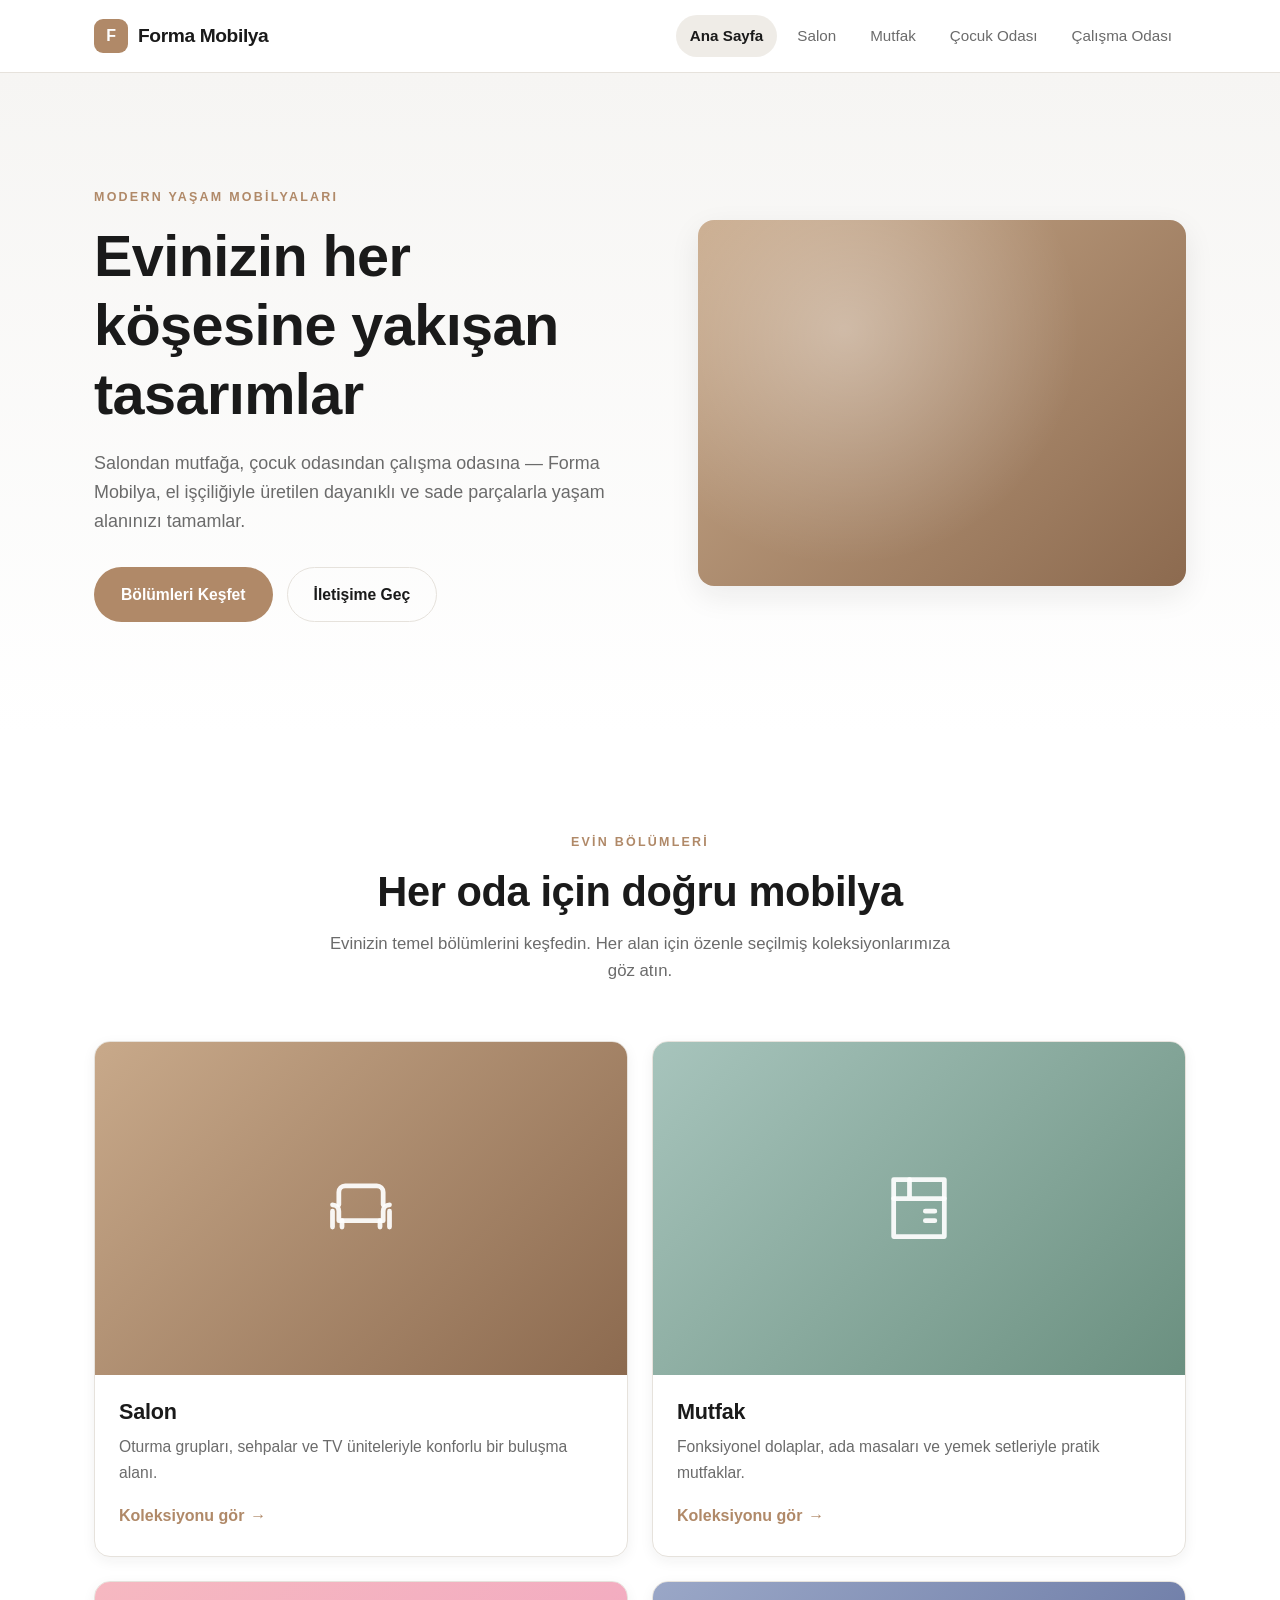
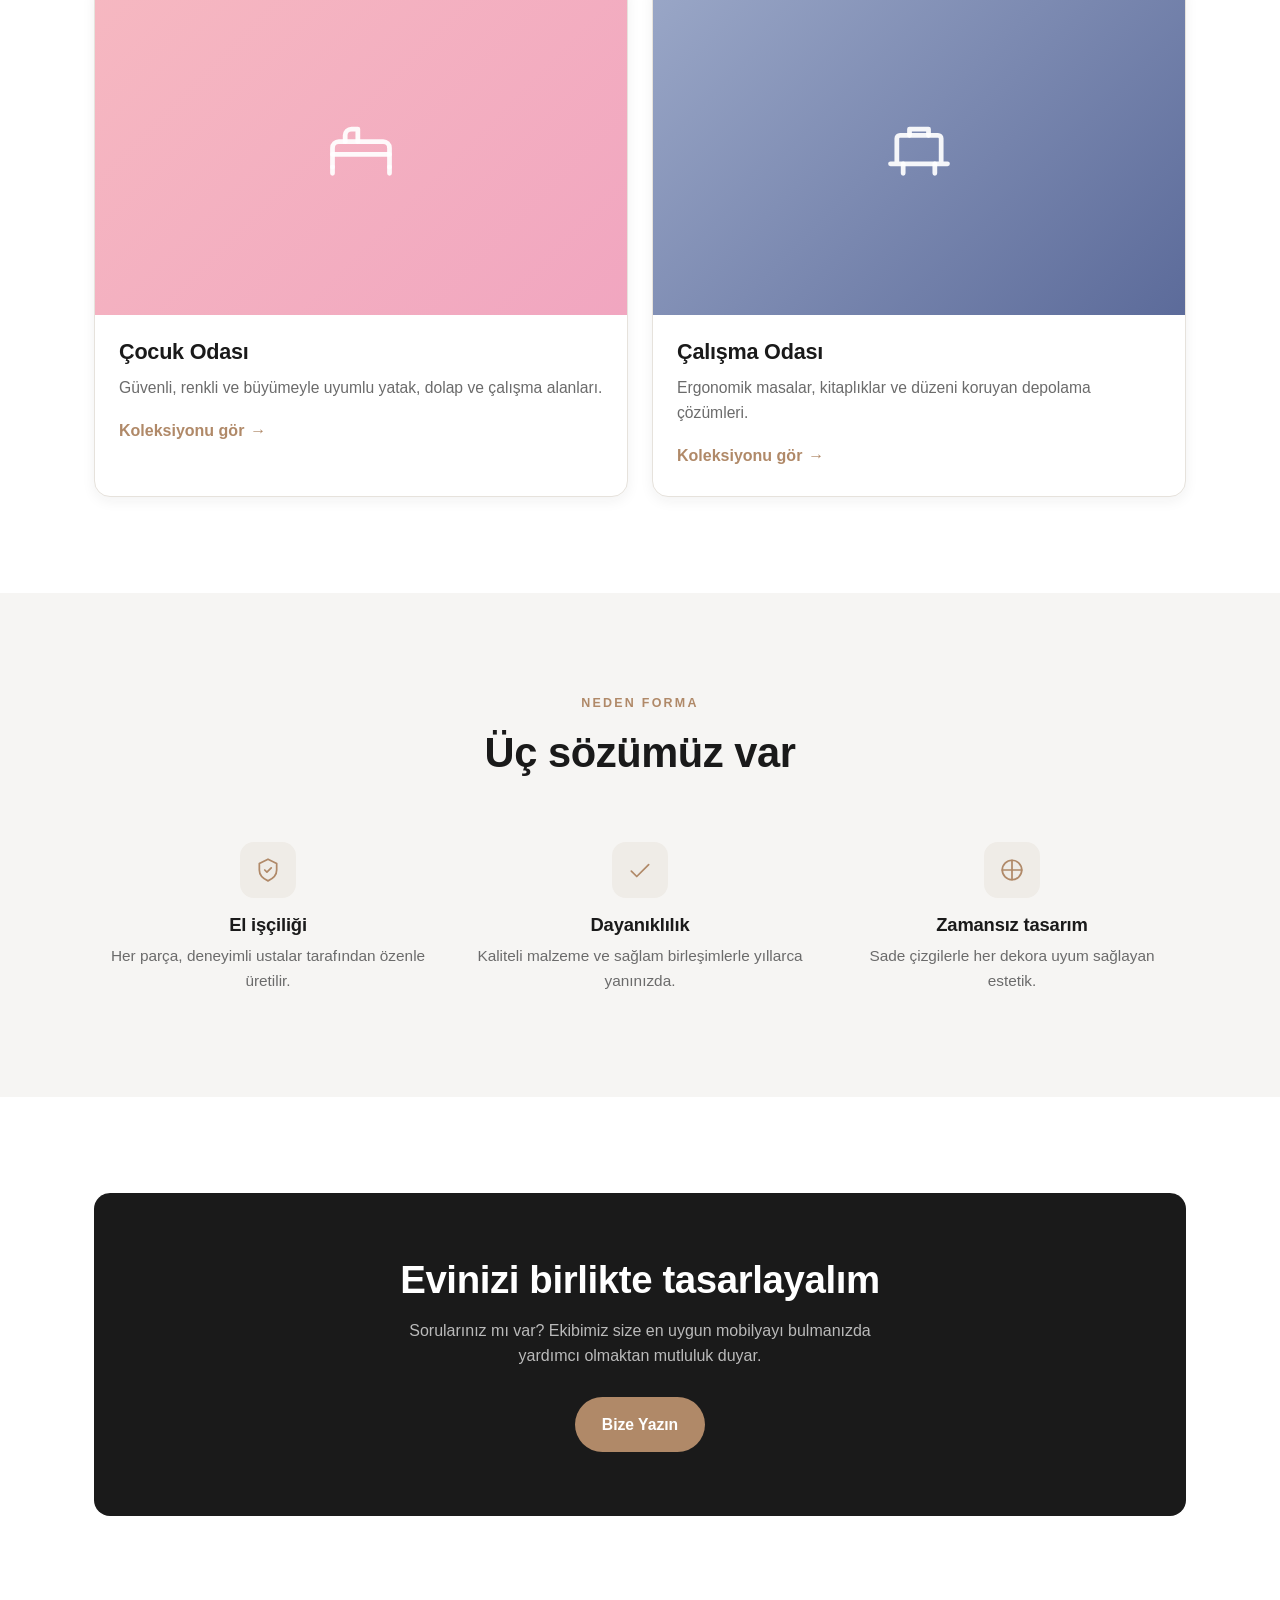
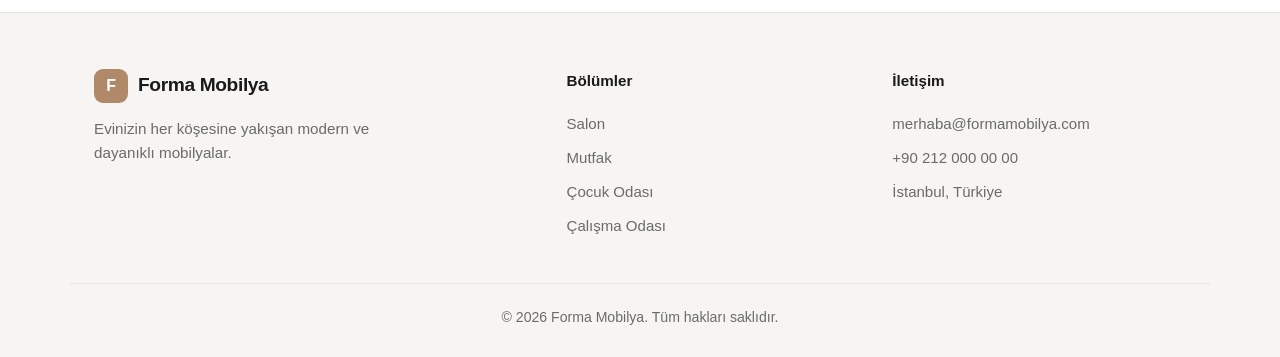
<file: index.html>
<!DOCTYPE html>
<html lang="tr">
  <head>
    <meta charset="UTF-8" />
    <meta name="viewport" content="width=device-width, initial-scale=1.0" />
    <title>Forma Mobilya — Evinizin Her Köşesine Tasarım</title>
    <meta
      name="description"
      content="Forma Mobilya; salon, mutfak, çocuk odası ve çalışma odası için modern, el işçiliğiyle üretilmiş mobilyalar sunar."
    />
    <link rel="stylesheet" href="css/style.css" />
  </head>
  <body>
    <!-- Header -->
    <header class="site-header">
      <div class="container nav">
        <a href="index.html" class="brand">
          <span class="brand-mark">F</span>
          Forma Mobilya
        </a>
        <button class="nav-toggle" aria-label="Menü" aria-expanded="false">
          <span></span><span></span><span></span>
        </button>
        <nav class="nav-links">
          <a href="index.html">Ana Sayfa</a>
          <a href="salon.html">Salon</a>
          <a href="mutfak.html">Mutfak</a>
          <a href="cocuk-odasi.html">Çocuk Odası</a>
          <a href="calisma-odasi.html">Çalışma Odası</a>
        </nav>
      </div>
    </header>

    <!-- Hero -->
    <section class="hero">
      <div class="container hero-grid">
        <div class="reveal">
          <span class="eyebrow">Modern yaşam mobilyaları</span>
          <h1>Evinizin her köşesine yakışan tasarımlar</h1>
          <p>
            Salondan mutfağa, çocuk odasından çalışma odasına — Forma Mobilya,
            el işçiliğiyle üretilen dayanıklı ve sade parçalarla yaşam alanınızı
            tamamlar.
          </p>
          <div class="hero-actions">
            <a href="#bolumler" class="btn btn--primary">Bölümleri Keşfet</a>
            <a href="#iletisim" class="btn btn--ghost">İletişime Geç</a>
          </div>
        </div>
        <div class="hero-visual reveal" aria-hidden="true"></div>
      </div>
    </section>

    <!-- Bölümler -->
    <section class="section" id="bolumler">
      <div class="container">
        <div class="section-head reveal">
          <span class="eyebrow">Evin bölümleri</span>
          <h2>Her oda için doğru mobilya</h2>
          <p>
            Evinizin temel bölümlerini keşfedin. Her alan için özenle seçilmiş
            koleksiyonlarımıza göz atın.
          </p>
        </div>

        <div class="rooms-grid">
          <!-- Salon -->
          <a href="salon.html" class="room-card reveal">
            <div class="room-card-visual bg-salon">
              <svg viewBox="0 0 24 24" fill="none" stroke="currentColor" stroke-width="1.5" stroke-linecap="round" stroke-linejoin="round"><path d="M5 11V7a2 2 0 0 1 2-2h10a2 2 0 0 1 2 2v4"/><path d="M3 11a2 2 0 0 1 2 2v3h14v-3a2 2 0 0 1 2-2"/><path d="M3 13v5M21 13v5M6 16v2M18 16v2"/></svg>
            </div>
            <div class="room-card-body">
              <h3>Salon</h3>
              <p>Oturma grupları, sehpalar ve TV üniteleriyle konforlu bir buluşma alanı.</p>
              <span class="room-card-link">Koleksiyonu gör <span>→</span></span>
            </div>
          </a>

          <!-- Mutfak -->
          <a href="mutfak.html" class="room-card reveal">
            <div class="room-card-visual bg-mutfak">
              <svg viewBox="0 0 24 24" fill="none" stroke="currentColor" stroke-width="1.5" stroke-linecap="round" stroke-linejoin="round"><path d="M4 3h16v18H4z"/><path d="M4 9h16M9 3v6"/><path d="M14 13h3M14 16h3"/></svg>
            </div>
            <div class="room-card-body">
              <h3>Mutfak</h3>
              <p>Fonksiyonel dolaplar, ada masaları ve yemek setleriyle pratik mutfaklar.</p>
              <span class="room-card-link">Koleksiyonu gör <span>→</span></span>
            </div>
          </a>

          <!-- Çocuk Odası -->
          <a href="cocuk-odasi.html" class="room-card reveal">
            <div class="room-card-visual bg-cocuk">
              <svg viewBox="0 0 24 24" fill="none" stroke="currentColor" stroke-width="1.5" stroke-linecap="round" stroke-linejoin="round"><path d="M3 18v-6a2 2 0 0 1 2-2h14a2 2 0 0 1 2 2v6"/><path d="M3 14h18M3 18v2M21 18v2"/><path d="M7 10V8a2 2 0 0 1 2-2h2v4"/></svg>
            </div>
            <div class="room-card-body">
              <h3>Çocuk Odası</h3>
              <p>Güvenli, renkli ve büyümeyle uyumlu yatak, dolap ve çalışma alanları.</p>
              <span class="room-card-link">Koleksiyonu gör <span>→</span></span>
            </div>
          </a>

          <!-- Çalışma Odası -->
          <a href="calisma-odasi.html" class="room-card reveal">
            <div class="room-card-visual bg-calisma">
              <svg viewBox="0 0 24 24" fill="none" stroke="currentColor" stroke-width="1.5" stroke-linecap="round" stroke-linejoin="round"><path d="M3 17h18M5 17V9a1 1 0 0 1 1-1h12a1 1 0 0 1 1 1v8"/><path d="M9 8V6h6v2M7 17v3M17 17v3"/></svg>
            </div>
            <div class="room-card-body">
              <h3>Çalışma Odası</h3>
              <p>Ergonomik masalar, kitaplıklar ve düzeni koruyan depolama çözümleri.</p>
              <span class="room-card-link">Koleksiyonu gör <span>→</span></span>
            </div>
          </a>
        </div>
      </div>
    </section>

    <!-- Değerler -->
    <section class="section section--surface">
      <div class="container">
        <div class="section-head reveal">
          <span class="eyebrow">Neden Forma</span>
          <h2>Üç sözümüz var</h2>
        </div>
        <div class="values-grid">
          <div class="value reveal">
            <div class="value-icon">
              <svg width="26" height="26" viewBox="0 0 24 24" fill="none" stroke="currentColor" stroke-width="1.6" stroke-linecap="round" stroke-linejoin="round"><path d="M12 2 4 6v6c0 5 3.5 8 8 10 4.5-2 8-5 8-10V6l-8-4Z"/><path d="m9 12 2 2 4-4"/></svg>
            </div>
            <h3>El işçiliği</h3>
            <p>Her parça, deneyimli ustalar tarafından özenle üretilir.</p>
          </div>
          <div class="value reveal">
            <div class="value-icon">
              <svg width="26" height="26" viewBox="0 0 24 24" fill="none" stroke="currentColor" stroke-width="1.6" stroke-linecap="round" stroke-linejoin="round"><path d="M20 7 9 18l-5-5"/></svg>
            </div>
            <h3>Dayanıklılık</h3>
            <p>Kaliteli malzeme ve sağlam birleşimlerle yıllarca yanınızda.</p>
          </div>
          <div class="value reveal">
            <div class="value-icon">
              <svg width="26" height="26" viewBox="0 0 24 24" fill="none" stroke="currentColor" stroke-width="1.6" stroke-linecap="round" stroke-linejoin="round"><path d="M12 3v18M3 12h18"/><circle cx="12" cy="12" r="9"/></svg>
            </div>
            <h3>Zamansız tasarım</h3>
            <p>Sade çizgilerle her dekora uyum sağlayan estetik.</p>
          </div>
        </div>
      </div>
    </section>

    <!-- CTA / İletişim -->
    <section class="section" id="iletisim">
      <div class="container">
        <div class="cta-band reveal">
          <h2>Evinizi birlikte tasarlayalım</h2>
          <p>
            Sorularınız mı var? Ekibimiz size en uygun mobilyayı bulmanızda
            yardımcı olmaktan mutluluk duyar.
          </p>
          <a href="mailto:merhaba@formamobilya.com" class="btn btn--primary">Bize Yazın</a>
        </div>
      </div>
    </section>

    <!-- Footer -->
    <footer class="site-footer">
      <div class="container footer-grid">
        <div class="footer-brand">
          <a href="index.html" class="brand">
            <span class="brand-mark">F</span>
            Forma Mobilya
          </a>
          <p>Evinizin her köşesine yakışan modern ve dayanıklı mobilyalar.</p>
        </div>
        <div class="footer-col">
          <h4>Bölümler</h4>
          <a href="salon.html">Salon</a>
          <a href="mutfak.html">Mutfak</a>
          <a href="cocuk-odasi.html">Çocuk Odası</a>
          <a href="calisma-odasi.html">Çalışma Odası</a>
        </div>
        <div class="footer-col">
          <h4>İletişim</h4>
          <a href="mailto:merhaba@formamobilya.com">merhaba@formamobilya.com</a>
          <a href="tel:+902120000000">+90 212 000 00 00</a>
          <a href="#">İstanbul, Türkiye</a>
        </div>
      </div>
      <div class="footer-bottom container">
        © <span data-year>2026</span> Forma Mobilya. Tüm hakları saklıdır.
      </div>
    </footer>

    <script src="js/main.js"></script>
  </body>
</html>
</file>
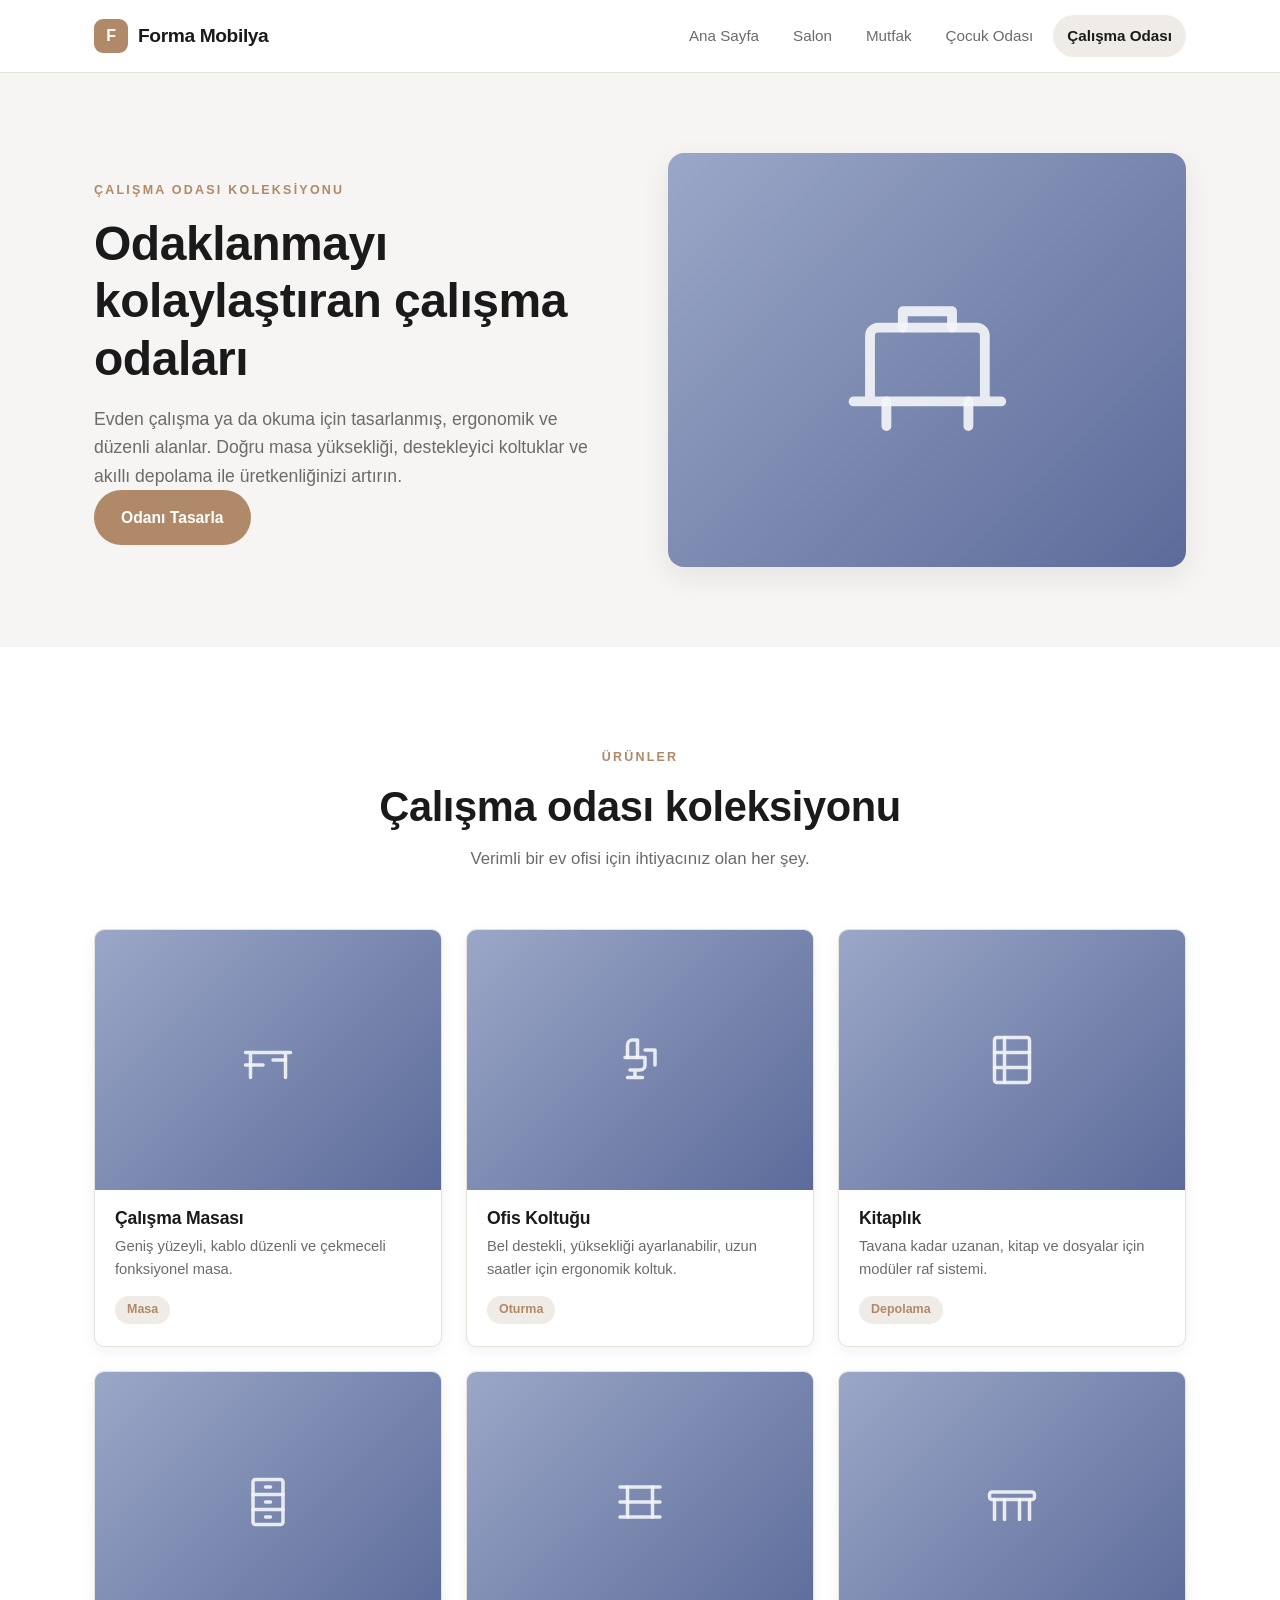
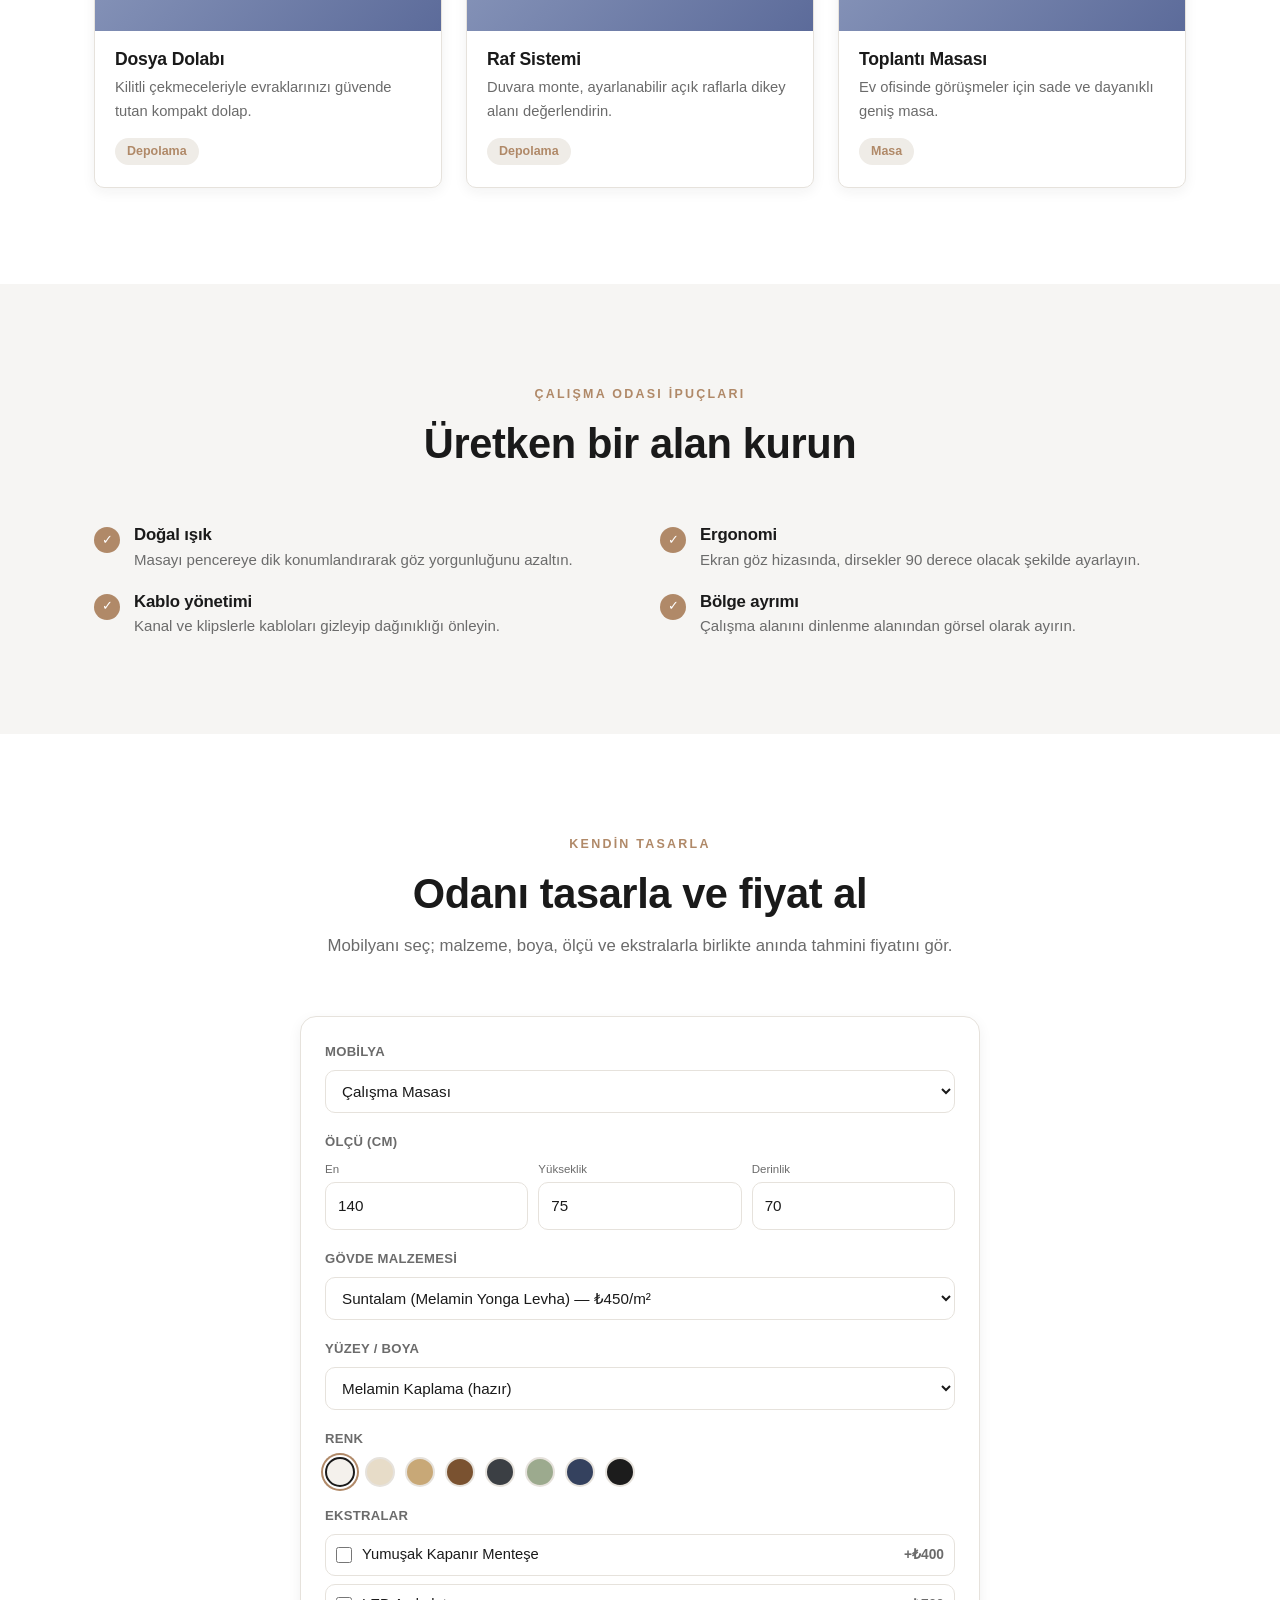
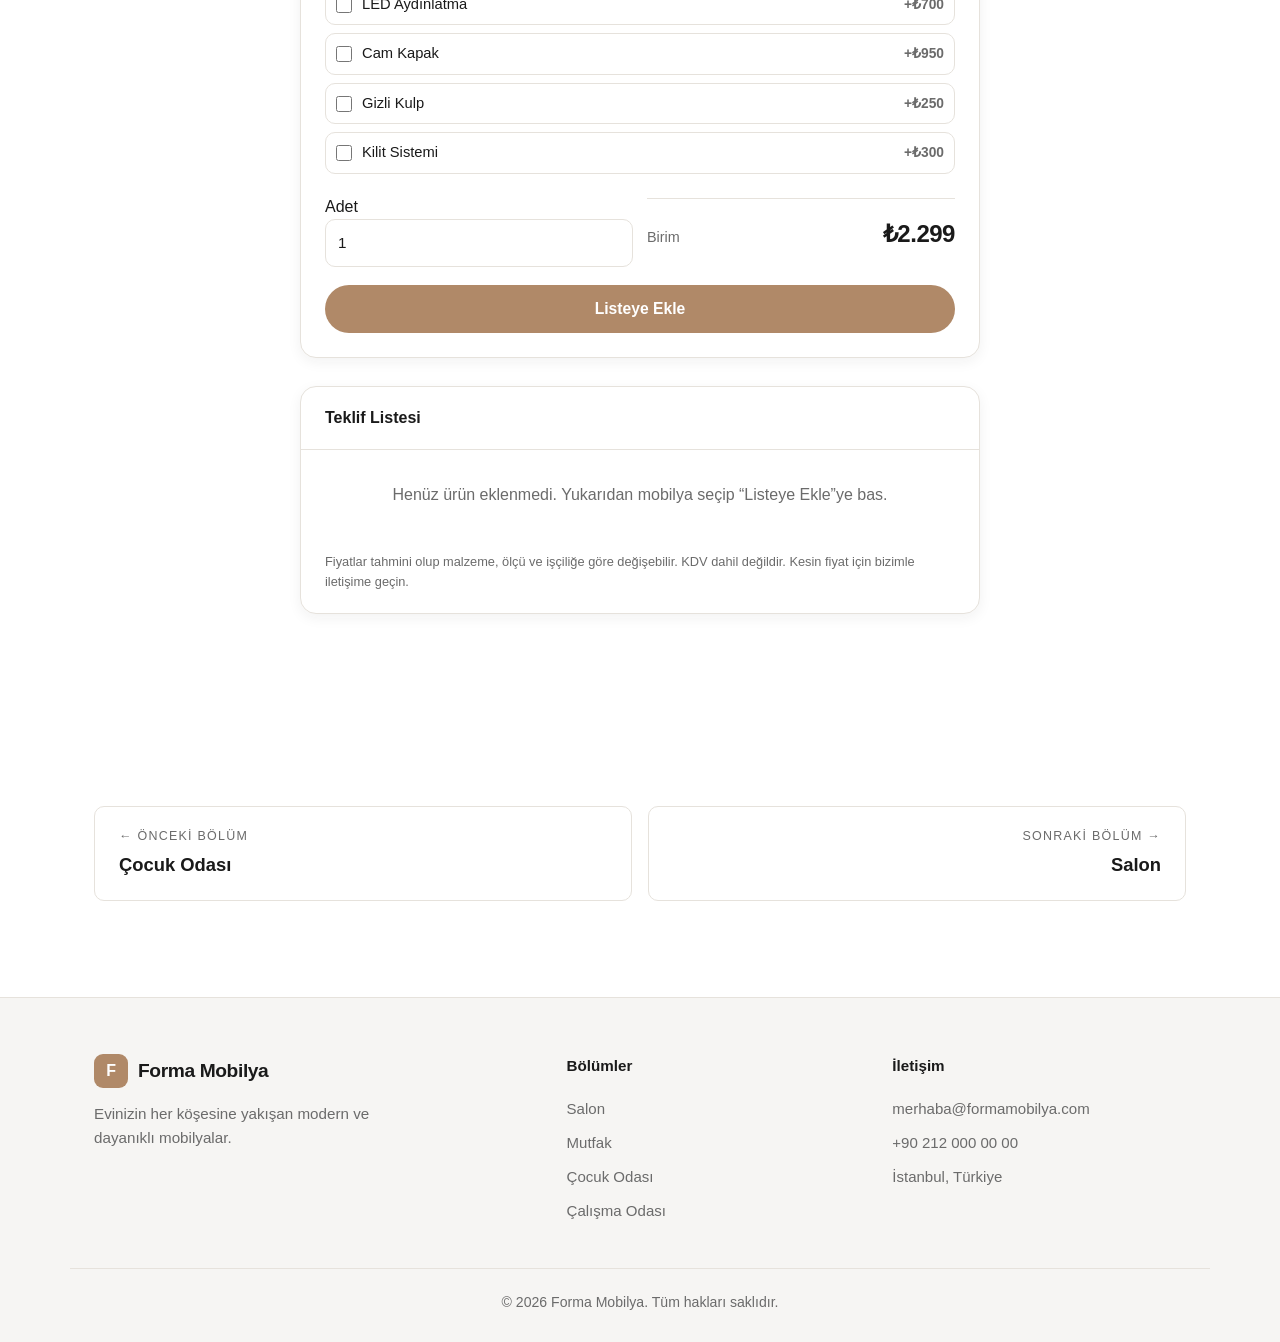
<file: calisma-odasi.html>
<!DOCTYPE html>
<html lang="tr">
  <head>
    <meta charset="UTF-8" />
    <meta name="viewport" content="width=device-width, initial-scale=1.0" />
    <title>Çalışma Odası — Forma Mobilya</title>
    <meta
      name="description"
      content="Forma Mobilya çalışma odası koleksiyonu: çalışma masaları, ofis koltukları, kitaplıklar ve depolama çözümleri."
    />
    <link rel="stylesheet" href="css/style.css" />
    <link rel="stylesheet" href="css/configurator.css" />
  </head>
  <body>
    <!-- Header -->
    <header class="site-header">
      <div class="container nav">
        <a href="index.html" class="brand">
          <span class="brand-mark">F</span>
          Forma Mobilya
        </a>
        <button class="nav-toggle" aria-label="Menü" aria-expanded="false">
          <span></span><span></span><span></span>
        </button>
        <nav class="nav-links">
          <a href="index.html">Ana Sayfa</a>
          <a href="salon.html">Salon</a>
          <a href="mutfak.html">Mutfak</a>
          <a href="cocuk-odasi.html">Çocuk Odası</a>
          <a href="calisma-odasi.html">Çalışma Odası</a>
        </nav>
      </div>
    </header>

    <!-- Page hero -->
    <section class="page-hero">
      <div class="container page-hero-grid">
        <div class="reveal">
          <span class="eyebrow">Çalışma odası koleksiyonu</span>
          <h1>Odaklanmayı kolaylaştıran çalışma odaları</h1>
          <p>
            Evden çalışma ya da okuma için tasarlanmış, ergonomik ve düzenli
            alanlar. Doğru masa yüksekliği, destekleyici koltuklar ve akıllı
            depolama ile üretkenliğinizi artırın.
          </p>
          <div class="hero-actions">
            <a href="#tasarla" class="btn btn--primary">Odanı Tasarla</a>
          </div>
        </div>
        <div class="page-hero-visual bg-calisma reveal" aria-hidden="true">
          <svg viewBox="0 0 24 24" fill="none" stroke="currentColor" stroke-width="1.2" stroke-linecap="round" stroke-linejoin="round"><path d="M3 17h18M5 17V9a1 1 0 0 1 1-1h12a1 1 0 0 1 1 1v8"/><path d="M9 8V6h6v2M7 17v3M17 17v3"/></svg>
        </div>
      </div>
    </section>

    <!-- Ürün galerisi -->
    <section class="section">
      <div class="container">
        <div class="section-head reveal">
          <span class="eyebrow">Ürünler</span>
          <h2>Çalışma odası koleksiyonu</h2>
          <p>Verimli bir ev ofisi için ihtiyacınız olan her şey.</p>
        </div>
        <div class="product-grid">
          <article class="product-card reveal">
            <div class="product-visual bg-calisma"><svg viewBox="0 0 24 24" fill="none" stroke="currentColor" stroke-width="1.4" stroke-linecap="round" stroke-linejoin="round"><path d="M3 9h18M5 9v10M19 9v10"/><path d="M3 14h7M14 12h5"/></svg></div>
            <div class="product-body">
              <h3>Çalışma Masası</h3>
              <p>Geniş yüzeyli, kablo düzenli ve çekmeceli fonksiyonel masa.</p>
              <span class="product-tag">Masa</span>
            </div>
          </article>

          <article class="product-card reveal">
            <div class="product-visual bg-calisma"><svg viewBox="0 0 24 24" fill="none" stroke="currentColor" stroke-width="1.4" stroke-linecap="round" stroke-linejoin="round"><path d="M7 11V6a2 2 0 0 1 2-2h2v7"/><path d="M6 11h8v3a2 2 0 0 1-2 2H8M10 16v3M7 19h6"/><path d="M14 8h4v6"/></svg></div>
            <div class="product-body">
              <h3>Ofis Koltuğu</h3>
              <p>Bel destekli, yüksekliği ayarlanabilir, uzun saatler için ergonomik koltuk.</p>
              <span class="product-tag">Oturma</span>
            </div>
          </article>

          <article class="product-card reveal">
            <div class="product-visual bg-calisma"><svg viewBox="0 0 24 24" fill="none" stroke="currentColor" stroke-width="1.4" stroke-linecap="round" stroke-linejoin="round"><rect x="5" y="3" width="14" height="18" rx="1"/><path d="M5 9h14M5 15h14M9 3v18"/></svg></div>
            <div class="product-body">
              <h3>Kitaplık</h3>
              <p>Tavana kadar uzanan, kitap ve dosyalar için modüler raf sistemi.</p>
              <span class="product-tag">Depolama</span>
            </div>
          </article>

          <article class="product-card reveal">
            <div class="product-visual bg-calisma"><svg viewBox="0 0 24 24" fill="none" stroke="currentColor" stroke-width="1.4" stroke-linecap="round" stroke-linejoin="round"><rect x="6" y="3" width="12" height="18" rx="1"/><path d="M6 9h12M6 15h12M11 6h2M11 12h2M11 18h2"/></svg></div>
            <div class="product-body">
              <h3>Dosya Dolabı</h3>
              <p>Kilitli çekmeceleriyle evraklarınızı güvende tutan kompakt dolap.</p>
              <span class="product-tag">Depolama</span>
            </div>
          </article>

          <article class="product-card reveal">
            <div class="product-visual bg-calisma"><svg viewBox="0 0 24 24" fill="none" stroke="currentColor" stroke-width="1.4" stroke-linecap="round" stroke-linejoin="round"><path d="M4 6h16M4 12h16M4 18h16"/><path d="M7 6v12M17 6v12"/></svg></div>
            <div class="product-body">
              <h3>Raf Sistemi</h3>
              <p>Duvara monte, ayarlanabilir açık raflarla dikey alanı değerlendirin.</p>
              <span class="product-tag">Depolama</span>
            </div>
          </article>

          <article class="product-card reveal">
            <div class="product-visual bg-calisma"><svg viewBox="0 0 24 24" fill="none" stroke="currentColor" stroke-width="1.4" stroke-linecap="round" stroke-linejoin="round"><rect x="3" y="8" width="18" height="3" rx="1"/><path d="M5 11v8M19 11v8M9 11v8M15 11v8"/></svg></div>
            <div class="product-body">
              <h3>Toplantı Masası</h3>
              <p>Ev ofisinde görüşmeler için sade ve dayanıklı geniş masa.</p>
              <span class="product-tag">Masa</span>
            </div>
          </article>
        </div>
      </div>
    </section>

    <!-- Özellikler -->
    <section class="section section--surface">
      <div class="container">
        <div class="section-head reveal">
          <span class="eyebrow">Çalışma odası ipuçları</span>
          <h2>Üretken bir alan kurun</h2>
        </div>
        <div class="feature-list">
          <div class="feature-item reveal"><span class="check">✓</span><div><h3>Doğal ışık</h3><p>Masayı pencereye dik konumlandırarak göz yorgunluğunu azaltın.</p></div></div>
          <div class="feature-item reveal"><span class="check">✓</span><div><h3>Ergonomi</h3><p>Ekran göz hizasında, dirsekler 90 derece olacak şekilde ayarlayın.</p></div></div>
          <div class="feature-item reveal"><span class="check">✓</span><div><h3>Kablo yönetimi</h3><p>Kanal ve klipslerle kabloları gizleyip dağınıklığı önleyin.</p></div></div>
          <div class="feature-item reveal"><span class="check">✓</span><div><h3>Bölge ayrımı</h3><p>Çalışma alanını dinlenme alanından görsel olarak ayırın.</p></div></div>
        </div>
      </div>
    </section>

    <!-- Odanı Tasarla -->
    <section class="section" id="tasarla">
      <div class="container">
        <div class="section-head reveal">
          <span class="eyebrow">Kendin tasarla</span>
          <h2>Odanı tasarla ve fiyat al</h2>
          <p>Mobilyanı seç; malzeme, boya, ölçü ve ekstralarla birlikte anında tahmini fiyatını gör.</p>
        </div>
        <div data-room="calisma"></div>
      </div>
    </section>

    <!-- Oda navigasyon -->
    <section class="section">
      <div class="container room-nav">
        <a href="cocuk-odasi.html" class="prev">
          <div class="dir">← Önceki bölüm</div>
          <div class="name">Çocuk Odası</div>
        </a>
        <a href="salon.html" class="next">
          <div class="dir">Sonraki bölüm →</div>
          <div class="name">Salon</div>
        </a>
      </div>
    </section>

    <!-- Footer -->
    <footer class="site-footer">
      <div class="container footer-grid">
        <div class="footer-brand">
          <a href="index.html" class="brand"><span class="brand-mark">F</span> Forma Mobilya</a>
          <p>Evinizin her köşesine yakışan modern ve dayanıklı mobilyalar.</p>
        </div>
        <div class="footer-col">
          <h4>Bölümler</h4>
          <a href="salon.html">Salon</a>
          <a href="mutfak.html">Mutfak</a>
          <a href="cocuk-odasi.html">Çocuk Odası</a>
          <a href="calisma-odasi.html">Çalışma Odası</a>
        </div>
        <div class="footer-col">
          <h4>İletişim</h4>
          <a href="mailto:merhaba@formamobilya.com">merhaba@formamobilya.com</a>
          <a href="tel:+902120000000">+90 212 000 00 00</a>
          <a href="#">İstanbul, Türkiye</a>
        </div>
      </div>
      <div class="footer-bottom container">
        © <span data-year>2026</span> Forma Mobilya. Tüm hakları saklıdır.
      </div>
    </footer>

    <script src="js/main.js"></script>
    <script src="js/fiyatlar.js"></script>
    <script src="js/configurator.js"></script>
  </body>
</html>
</file>
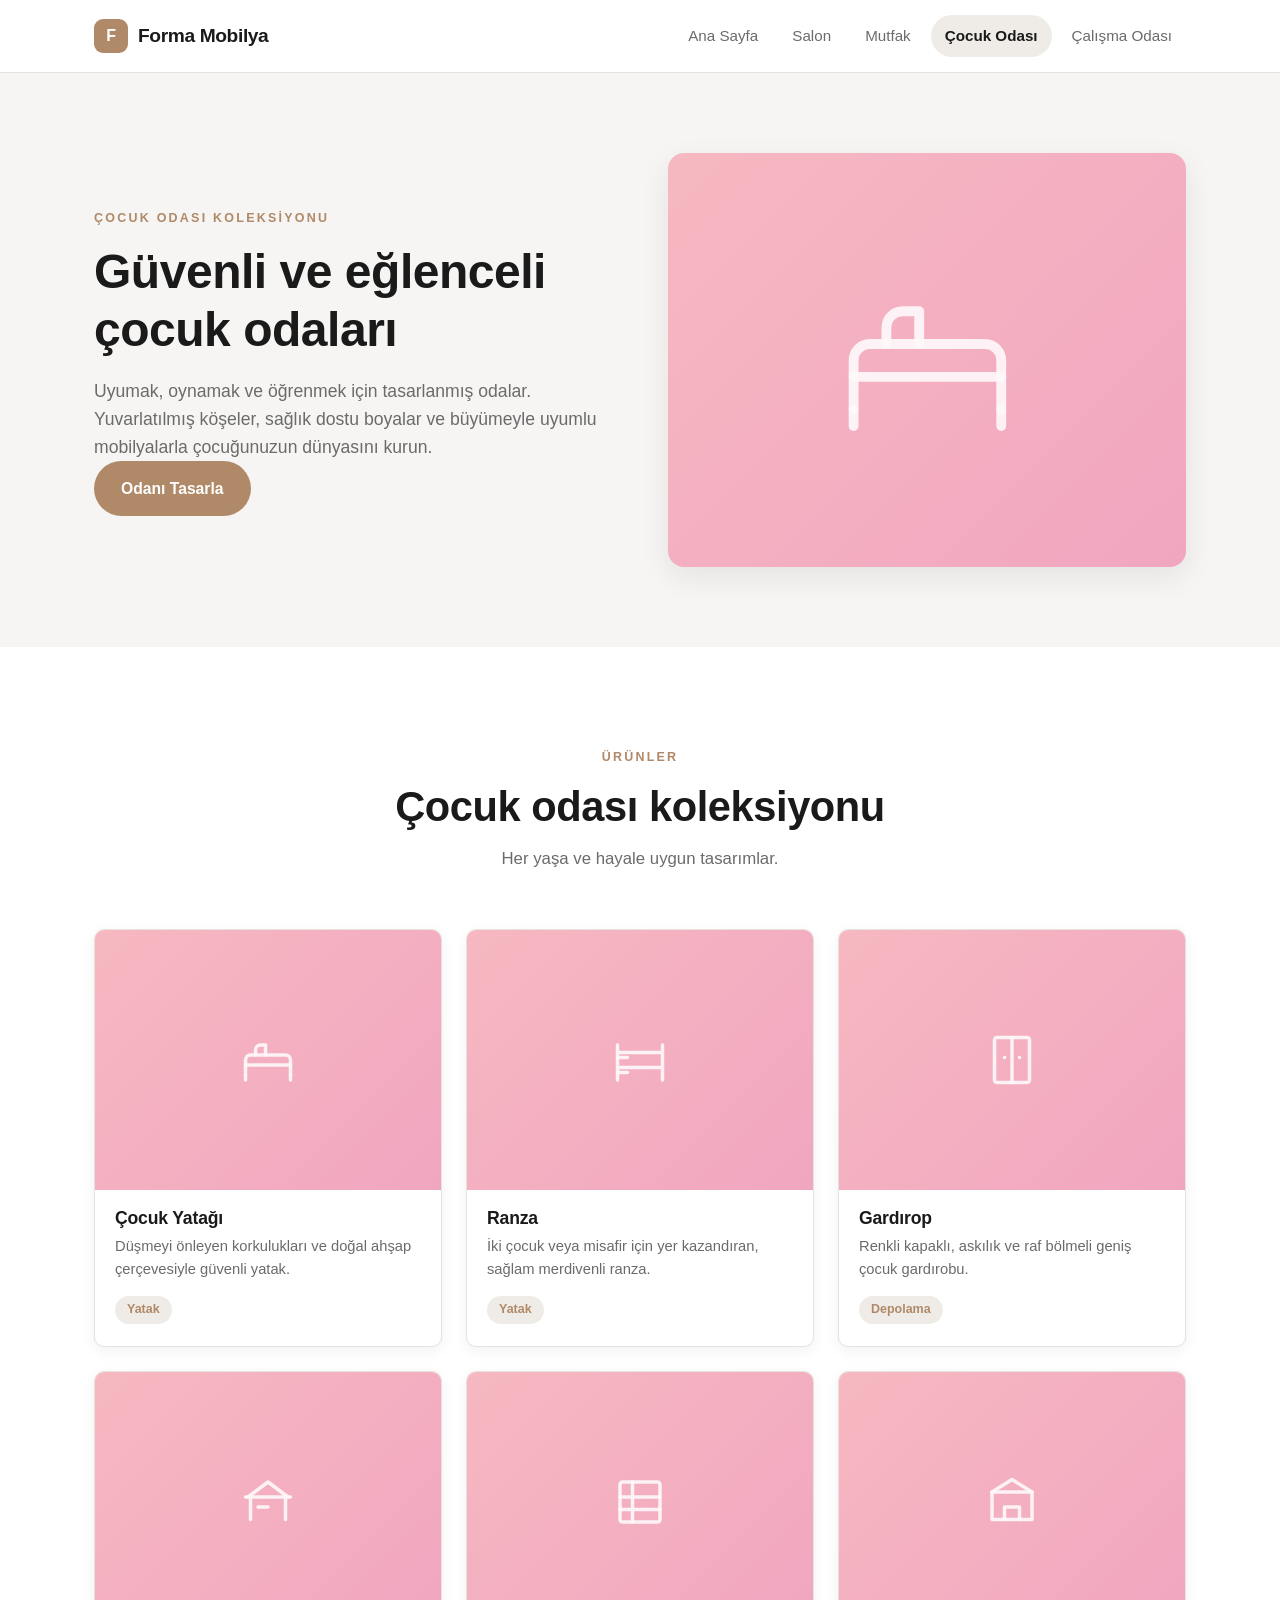
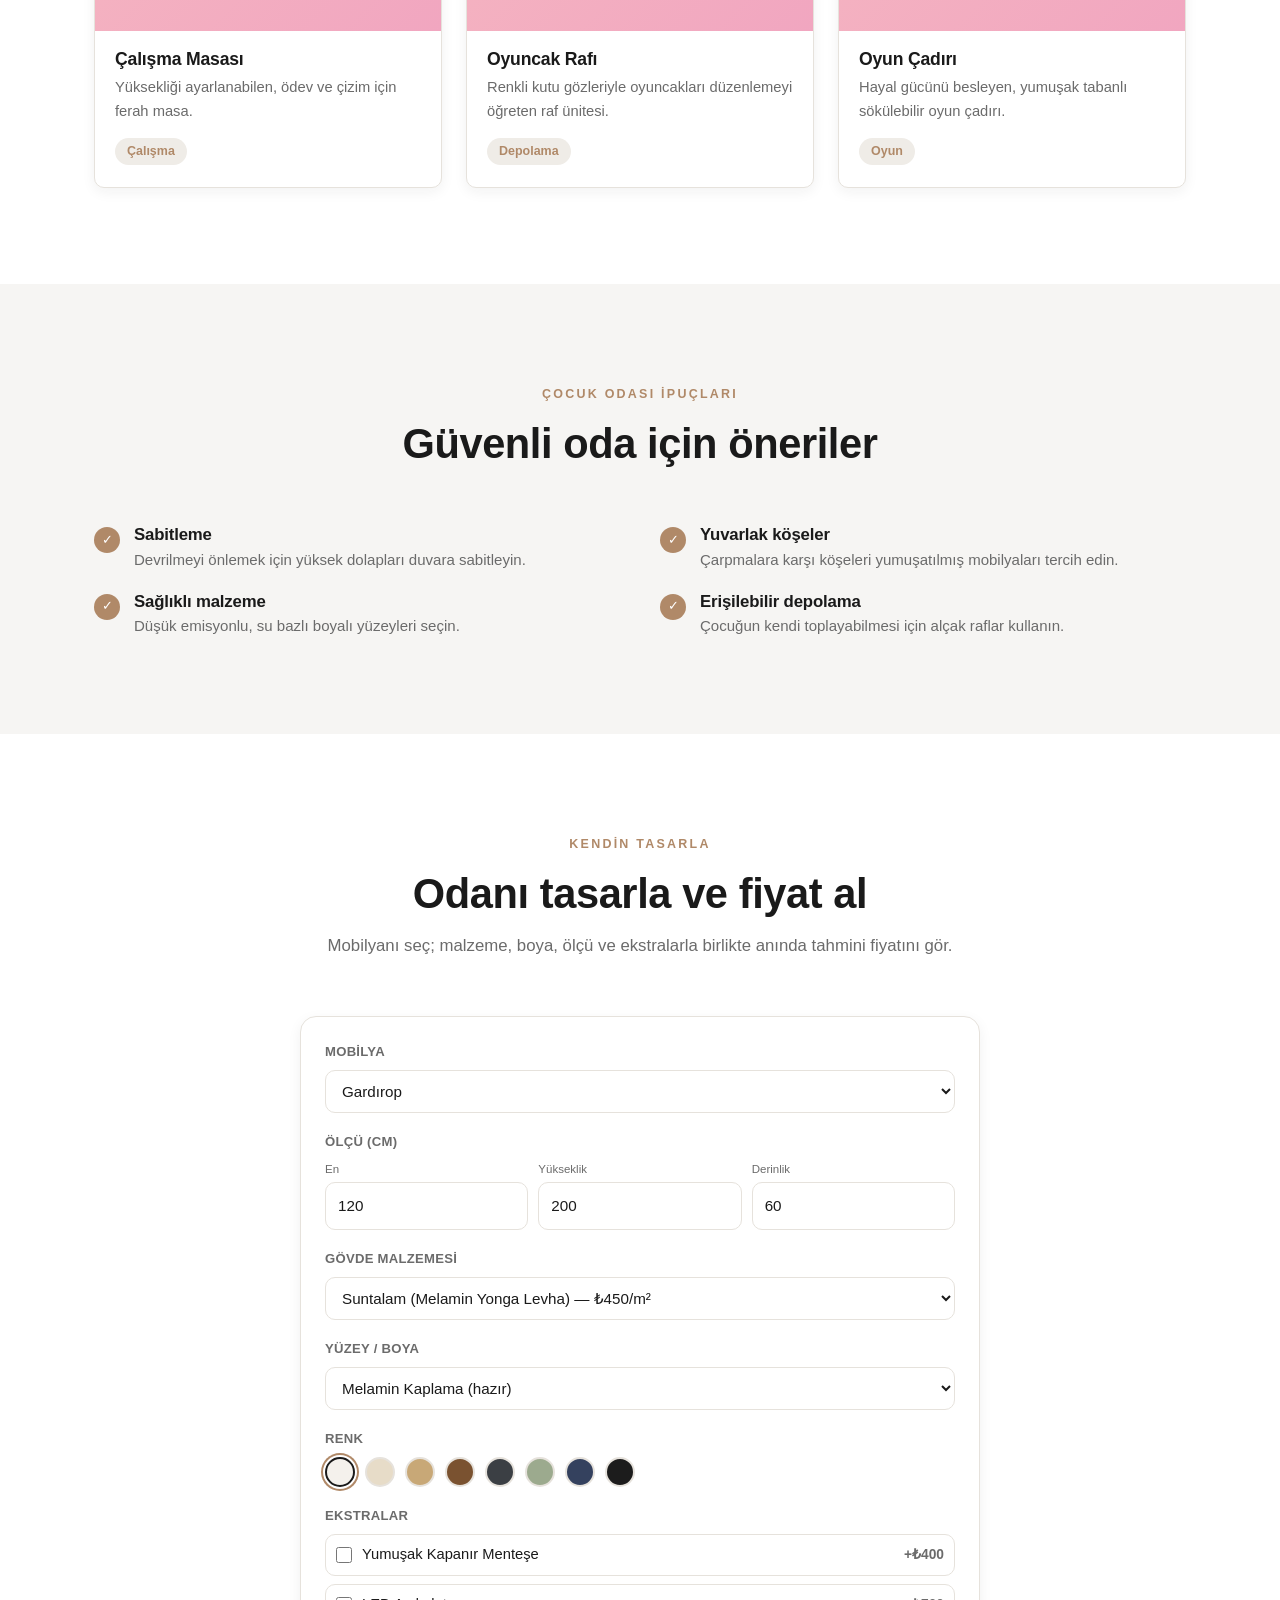
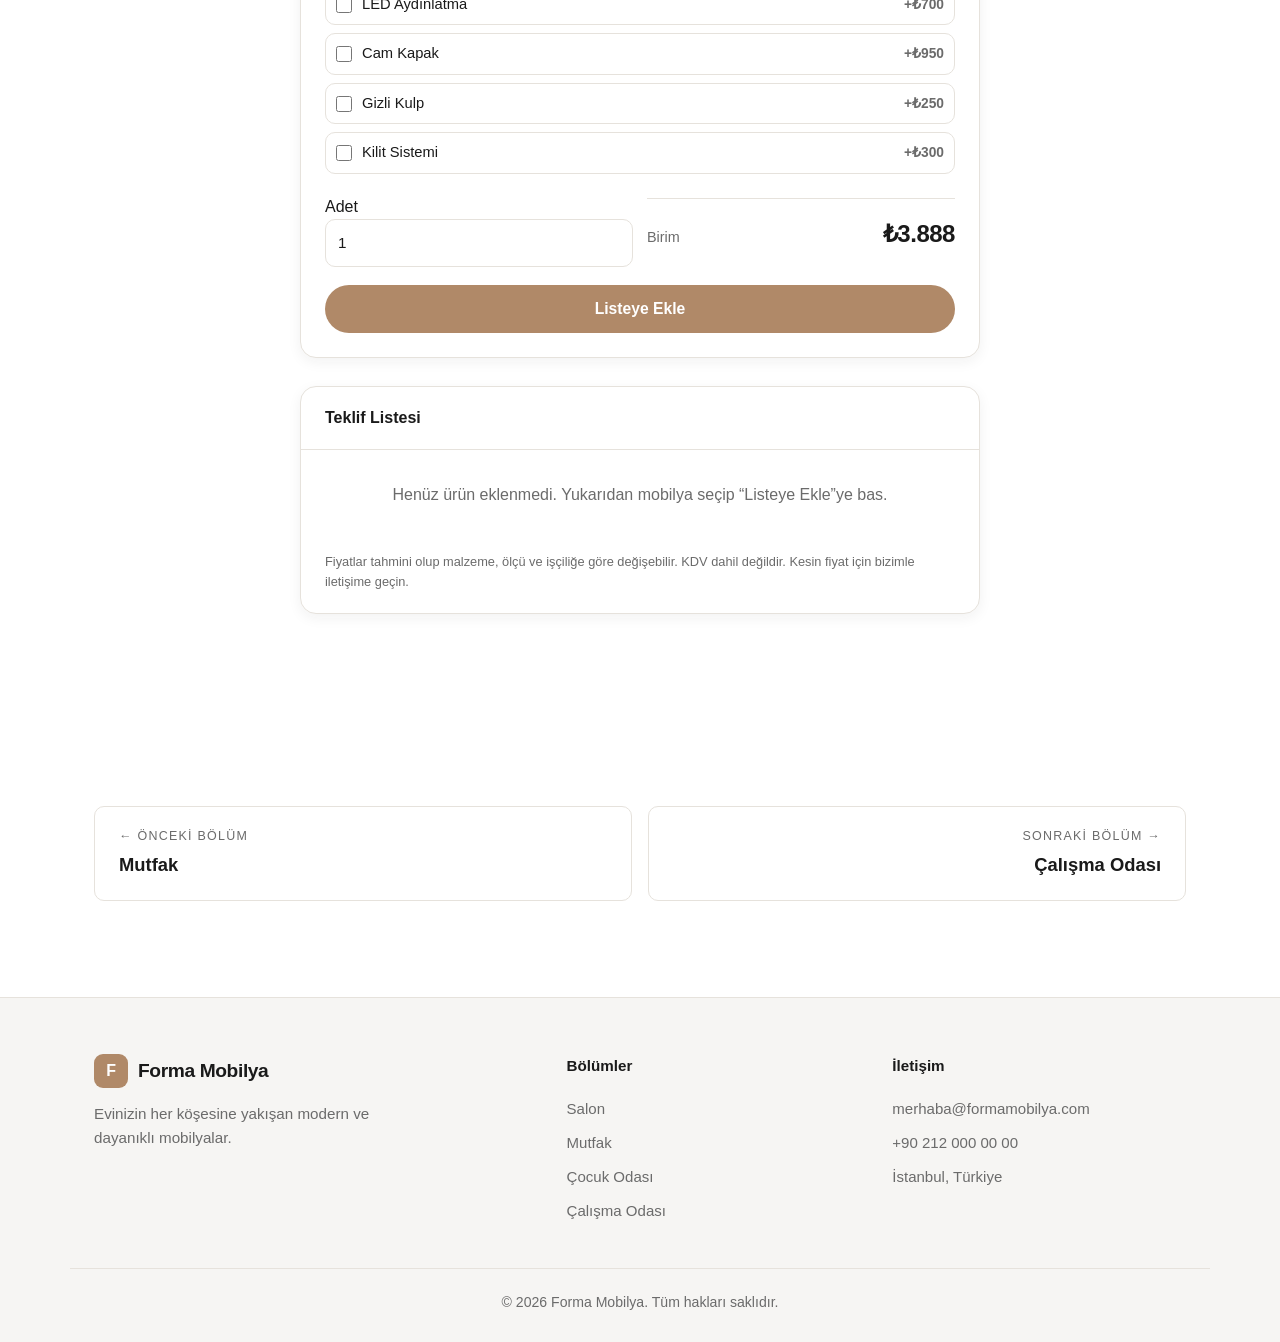
<file: cocuk-odasi.html>
<!DOCTYPE html>
<html lang="tr">
  <head>
    <meta charset="UTF-8" />
    <meta name="viewport" content="width=device-width, initial-scale=1.0" />
    <title>Çocuk Odası — Forma Mobilya</title>
    <meta
      name="description"
      content="Forma Mobilya çocuk odası koleksiyonu: çocuk yatakları, ranzalar, gardıroplar ve çalışma masaları."
    />
    <link rel="stylesheet" href="css/style.css" />
    <link rel="stylesheet" href="css/configurator.css" />
  </head>
  <body>
    <!-- Header -->
    <header class="site-header">
      <div class="container nav">
        <a href="index.html" class="brand">
          <span class="brand-mark">F</span>
          Forma Mobilya
        </a>
        <button class="nav-toggle" aria-label="Menü" aria-expanded="false">
          <span></span><span></span><span></span>
        </button>
        <nav class="nav-links">
          <a href="index.html">Ana Sayfa</a>
          <a href="salon.html">Salon</a>
          <a href="mutfak.html">Mutfak</a>
          <a href="cocuk-odasi.html">Çocuk Odası</a>
          <a href="calisma-odasi.html">Çalışma Odası</a>
        </nav>
      </div>
    </header>

    <!-- Page hero -->
    <section class="page-hero">
      <div class="container page-hero-grid">
        <div class="reveal">
          <span class="eyebrow">Çocuk odası koleksiyonu</span>
          <h1>Güvenli ve eğlenceli çocuk odaları</h1>
          <p>
            Uyumak, oynamak ve öğrenmek için tasarlanmış odalar. Yuvarlatılmış
            köşeler, sağlık dostu boyalar ve büyümeyle uyumlu mobilyalarla
            çocuğunuzun dünyasını kurun.
          </p>
          <div class="hero-actions">
            <a href="#tasarla" class="btn btn--primary">Odanı Tasarla</a>
          </div>
        </div>
        <div class="page-hero-visual bg-cocuk reveal" aria-hidden="true">
          <svg viewBox="0 0 24 24" fill="none" stroke="currentColor" stroke-width="1.2" stroke-linecap="round" stroke-linejoin="round"><path d="M3 18v-6a2 2 0 0 1 2-2h14a2 2 0 0 1 2 2v6"/><path d="M3 14h18M3 18v2M21 18v2"/><path d="M7 10V8a2 2 0 0 1 2-2h2v4"/></svg>
        </div>
      </div>
    </section>

    <!-- Ürün galerisi -->
    <section class="section">
      <div class="container">
        <div class="section-head reveal">
          <span class="eyebrow">Ürünler</span>
          <h2>Çocuk odası koleksiyonu</h2>
          <p>Her yaşa ve hayale uygun tasarımlar.</p>
        </div>
        <div class="product-grid">
          <article class="product-card reveal">
            <div class="product-visual bg-cocuk"><svg viewBox="0 0 24 24" fill="none" stroke="currentColor" stroke-width="1.4" stroke-linecap="round" stroke-linejoin="round"><path d="M3 18v-6a2 2 0 0 1 2-2h14a2 2 0 0 1 2 2v6"/><path d="M3 14h18M3 18v2M21 18v2"/><path d="M7 10V8a2 2 0 0 1 2-2h2v4"/></svg></div>
            <div class="product-body">
              <h3>Çocuk Yatağı</h3>
              <p>Düşmeyi önleyen korkulukları ve doğal ahşap çerçevesiyle güvenli yatak.</p>
              <span class="product-tag">Yatak</span>
            </div>
          </article>

          <article class="product-card reveal">
            <div class="product-visual bg-cocuk"><svg viewBox="0 0 24 24" fill="none" stroke="currentColor" stroke-width="1.4" stroke-linecap="round" stroke-linejoin="round"><path d="M3 20V6M21 20V6M3 9h18M3 15h18"/><path d="M3 11h4M3 17h4"/></svg></div>
            <div class="product-body">
              <h3>Ranza</h3>
              <p>İki çocuk veya misafir için yer kazandıran, sağlam merdivenli ranza.</p>
              <span class="product-tag">Yatak</span>
            </div>
          </article>

          <article class="product-card reveal">
            <div class="product-visual bg-cocuk"><svg viewBox="0 0 24 24" fill="none" stroke="currentColor" stroke-width="1.4" stroke-linecap="round" stroke-linejoin="round"><rect x="5" y="3" width="14" height="18" rx="1"/><path d="M12 3v18M9 11h.01M15 11h.01"/></svg></div>
            <div class="product-body">
              <h3>Gardırop</h3>
              <p>Renkli kapaklı, askılık ve raf bölmeli geniş çocuk gardırobu.</p>
              <span class="product-tag">Depolama</span>
            </div>
          </article>

          <article class="product-card reveal">
            <div class="product-visual bg-cocuk"><svg viewBox="0 0 24 24" fill="none" stroke="currentColor" stroke-width="1.4" stroke-linecap="round" stroke-linejoin="round"><path d="M3 10h18M5 10v9M19 10v9"/><path d="M4 10 12 4l8 6M8 14h4"/></svg></div>
            <div class="product-body">
              <h3>Çalışma Masası</h3>
              <p>Yüksekliği ayarlanabilen, ödev ve çizim için ferah masa.</p>
              <span class="product-tag">Çalışma</span>
            </div>
          </article>

          <article class="product-card reveal">
            <div class="product-visual bg-cocuk"><svg viewBox="0 0 24 24" fill="none" stroke="currentColor" stroke-width="1.4" stroke-linecap="round" stroke-linejoin="round"><rect x="4" y="4" width="16" height="16" rx="1"/><path d="M4 10h16M4 15h16M9 4v16"/></svg></div>
            <div class="product-body">
              <h3>Oyuncak Rafı</h3>
              <p>Renkli kutu gözleriyle oyuncakları düzenlemeyi öğreten raf ünitesi.</p>
              <span class="product-tag">Depolama</span>
            </div>
          </article>

          <article class="product-card reveal">
            <div class="product-visual bg-cocuk"><svg viewBox="0 0 24 24" fill="none" stroke="currentColor" stroke-width="1.4" stroke-linecap="round" stroke-linejoin="round"><path d="M4 8h16v11H4z"/><path d="M4 8 12 3l8 5M9 19v-5h6v5"/></svg></div>
            <div class="product-body">
              <h3>Oyun Çadırı</h3>
              <p>Hayal gücünü besleyen, yumuşak tabanlı sökülebilir oyun çadırı.</p>
              <span class="product-tag">Oyun</span>
            </div>
          </article>
        </div>
      </div>
    </section>

    <!-- Özellikler -->
    <section class="section section--surface">
      <div class="container">
        <div class="section-head reveal">
          <span class="eyebrow">Çocuk odası ipuçları</span>
          <h2>Güvenli oda için öneriler</h2>
        </div>
        <div class="feature-list">
          <div class="feature-item reveal"><span class="check">✓</span><div><h3>Sabitleme</h3><p>Devrilmeyi önlemek için yüksek dolapları duvara sabitleyin.</p></div></div>
          <div class="feature-item reveal"><span class="check">✓</span><div><h3>Yuvarlak köşeler</h3><p>Çarpmalara karşı köşeleri yumuşatılmış mobilyaları tercih edin.</p></div></div>
          <div class="feature-item reveal"><span class="check">✓</span><div><h3>Sağlıklı malzeme</h3><p>Düşük emisyonlu, su bazlı boyalı yüzeyleri seçin.</p></div></div>
          <div class="feature-item reveal"><span class="check">✓</span><div><h3>Erişilebilir depolama</h3><p>Çocuğun kendi toplayabilmesi için alçak raflar kullanın.</p></div></div>
        </div>
      </div>
    </section>

    <!-- Odanı Tasarla -->
    <section class="section" id="tasarla">
      <div class="container">
        <div class="section-head reveal">
          <span class="eyebrow">Kendin tasarla</span>
          <h2>Odanı tasarla ve fiyat al</h2>
          <p>Mobilyanı seç; malzeme, boya, ölçü ve ekstralarla birlikte anında tahmini fiyatını gör.</p>
        </div>
        <div data-room="cocuk"></div>
      </div>
    </section>

    <!-- Oda navigasyon -->
    <section class="section">
      <div class="container room-nav">
        <a href="mutfak.html" class="prev">
          <div class="dir">← Önceki bölüm</div>
          <div class="name">Mutfak</div>
        </a>
        <a href="calisma-odasi.html" class="next">
          <div class="dir">Sonraki bölüm →</div>
          <div class="name">Çalışma Odası</div>
        </a>
      </div>
    </section>

    <!-- Footer -->
    <footer class="site-footer">
      <div class="container footer-grid">
        <div class="footer-brand">
          <a href="index.html" class="brand"><span class="brand-mark">F</span> Forma Mobilya</a>
          <p>Evinizin her köşesine yakışan modern ve dayanıklı mobilyalar.</p>
        </div>
        <div class="footer-col">
          <h4>Bölümler</h4>
          <a href="salon.html">Salon</a>
          <a href="mutfak.html">Mutfak</a>
          <a href="cocuk-odasi.html">Çocuk Odası</a>
          <a href="calisma-odasi.html">Çalışma Odası</a>
        </div>
        <div class="footer-col">
          <h4>İletişim</h4>
          <a href="mailto:merhaba@formamobilya.com">merhaba@formamobilya.com</a>
          <a href="tel:+902120000000">+90 212 000 00 00</a>
          <a href="#">İstanbul, Türkiye</a>
        </div>
      </div>
      <div class="footer-bottom container">
        © <span data-year>2026</span> Forma Mobilya. Tüm hakları saklıdır.
      </div>
    </footer>

    <script src="js/main.js"></script>
    <script src="js/fiyatlar.js"></script>
    <script src="js/configurator.js"></script>
  </body>
</html>
</file>
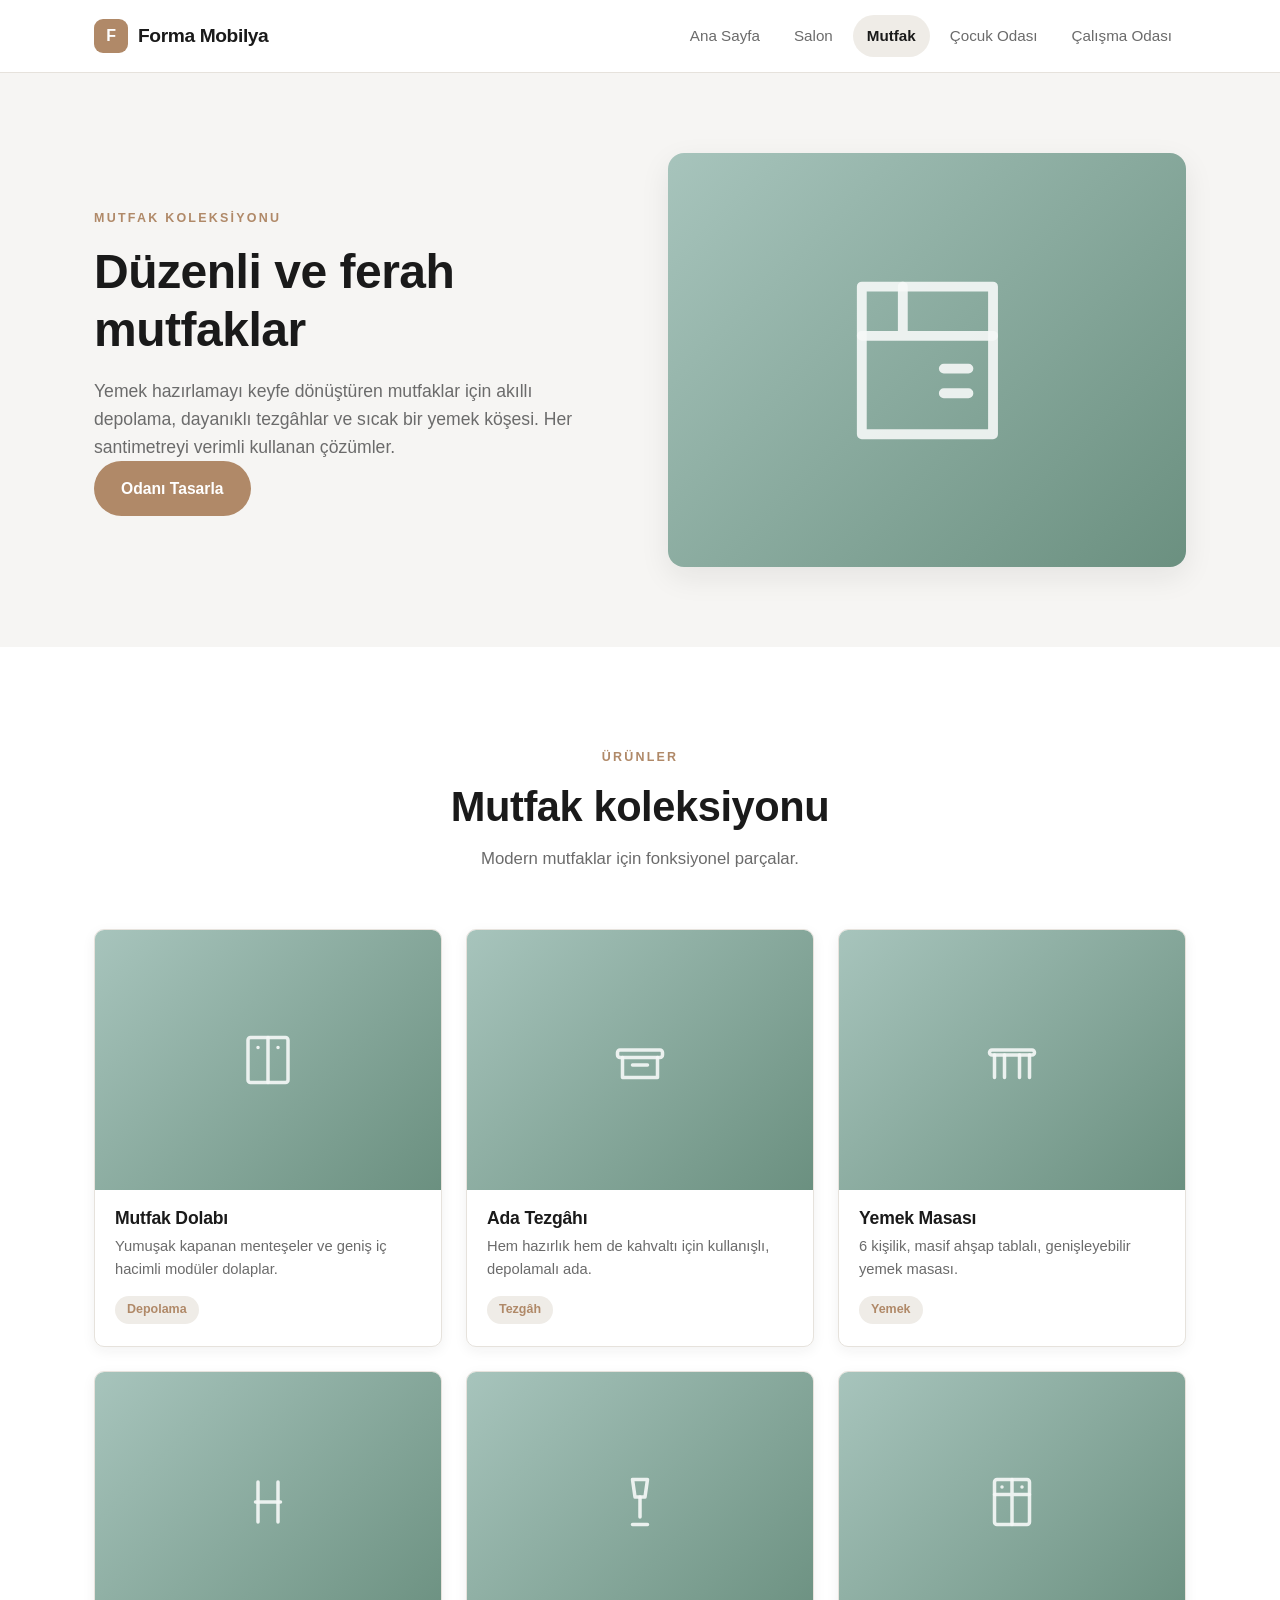
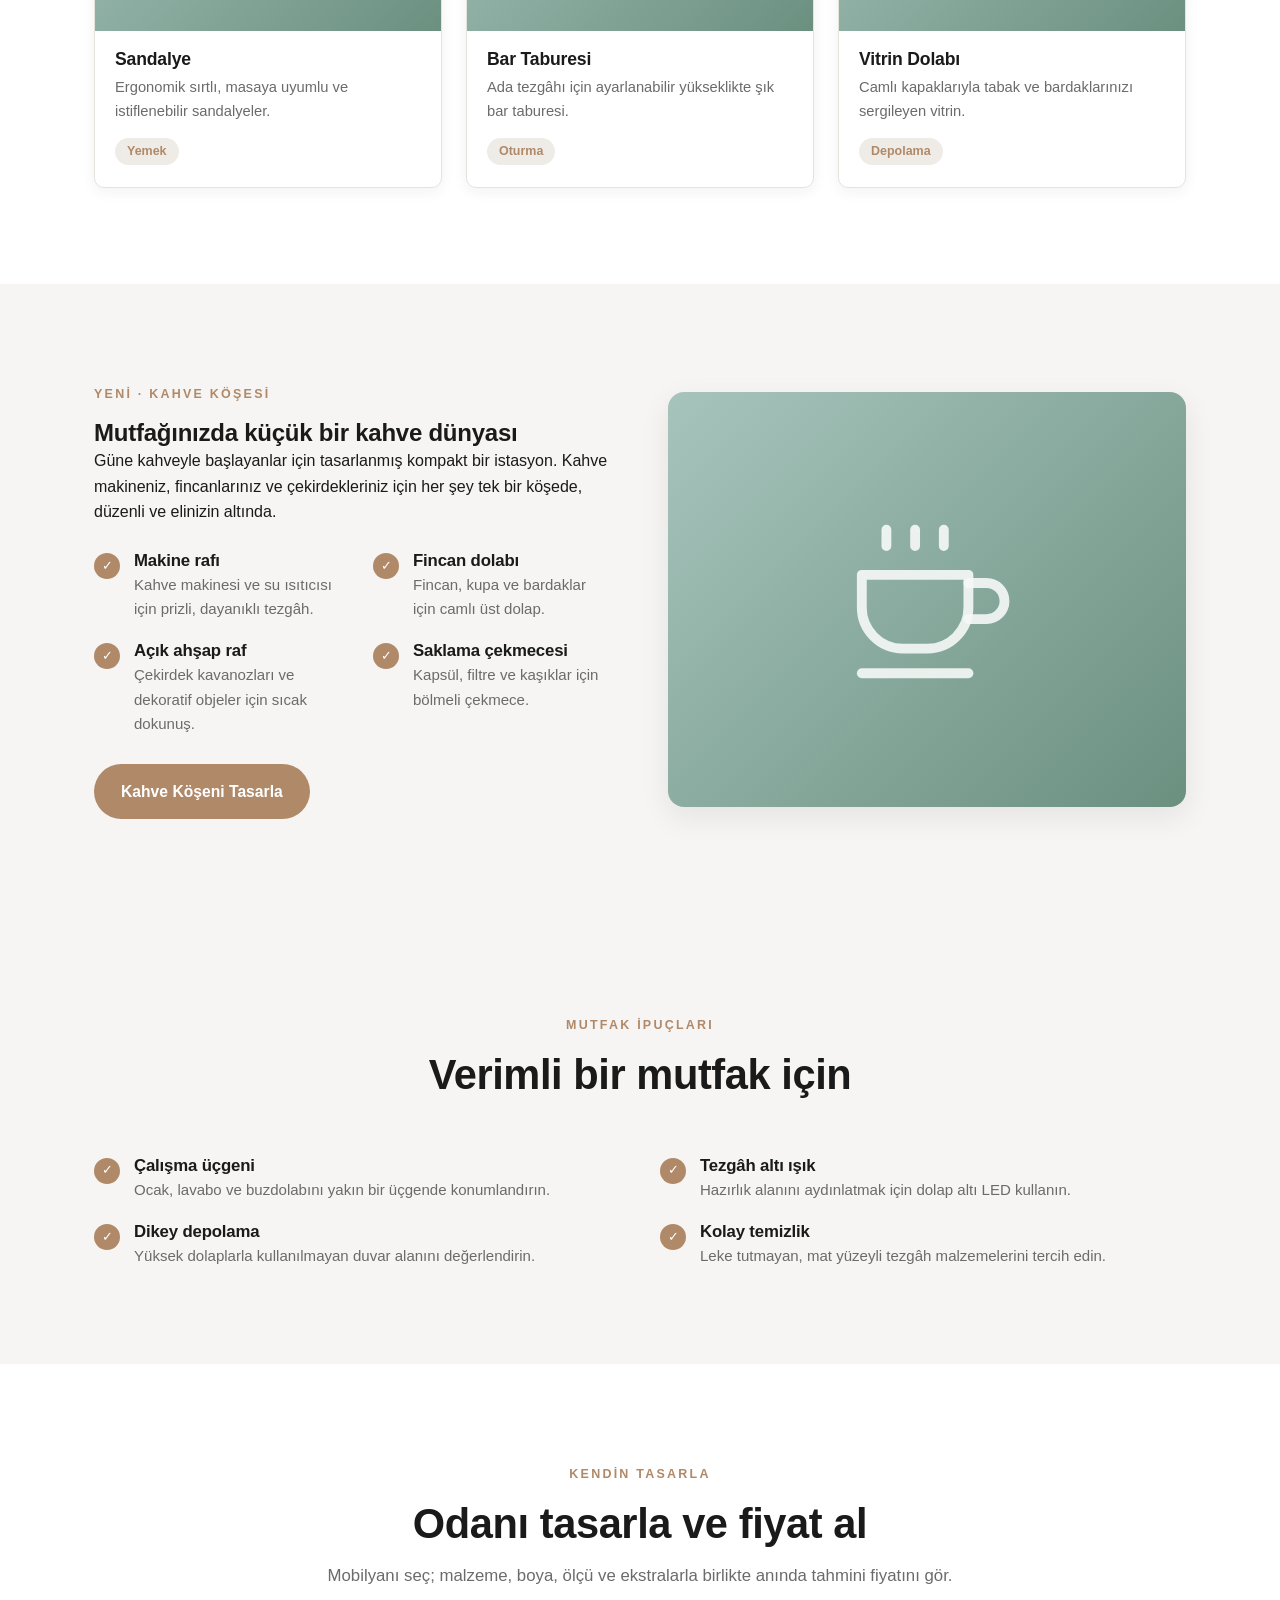
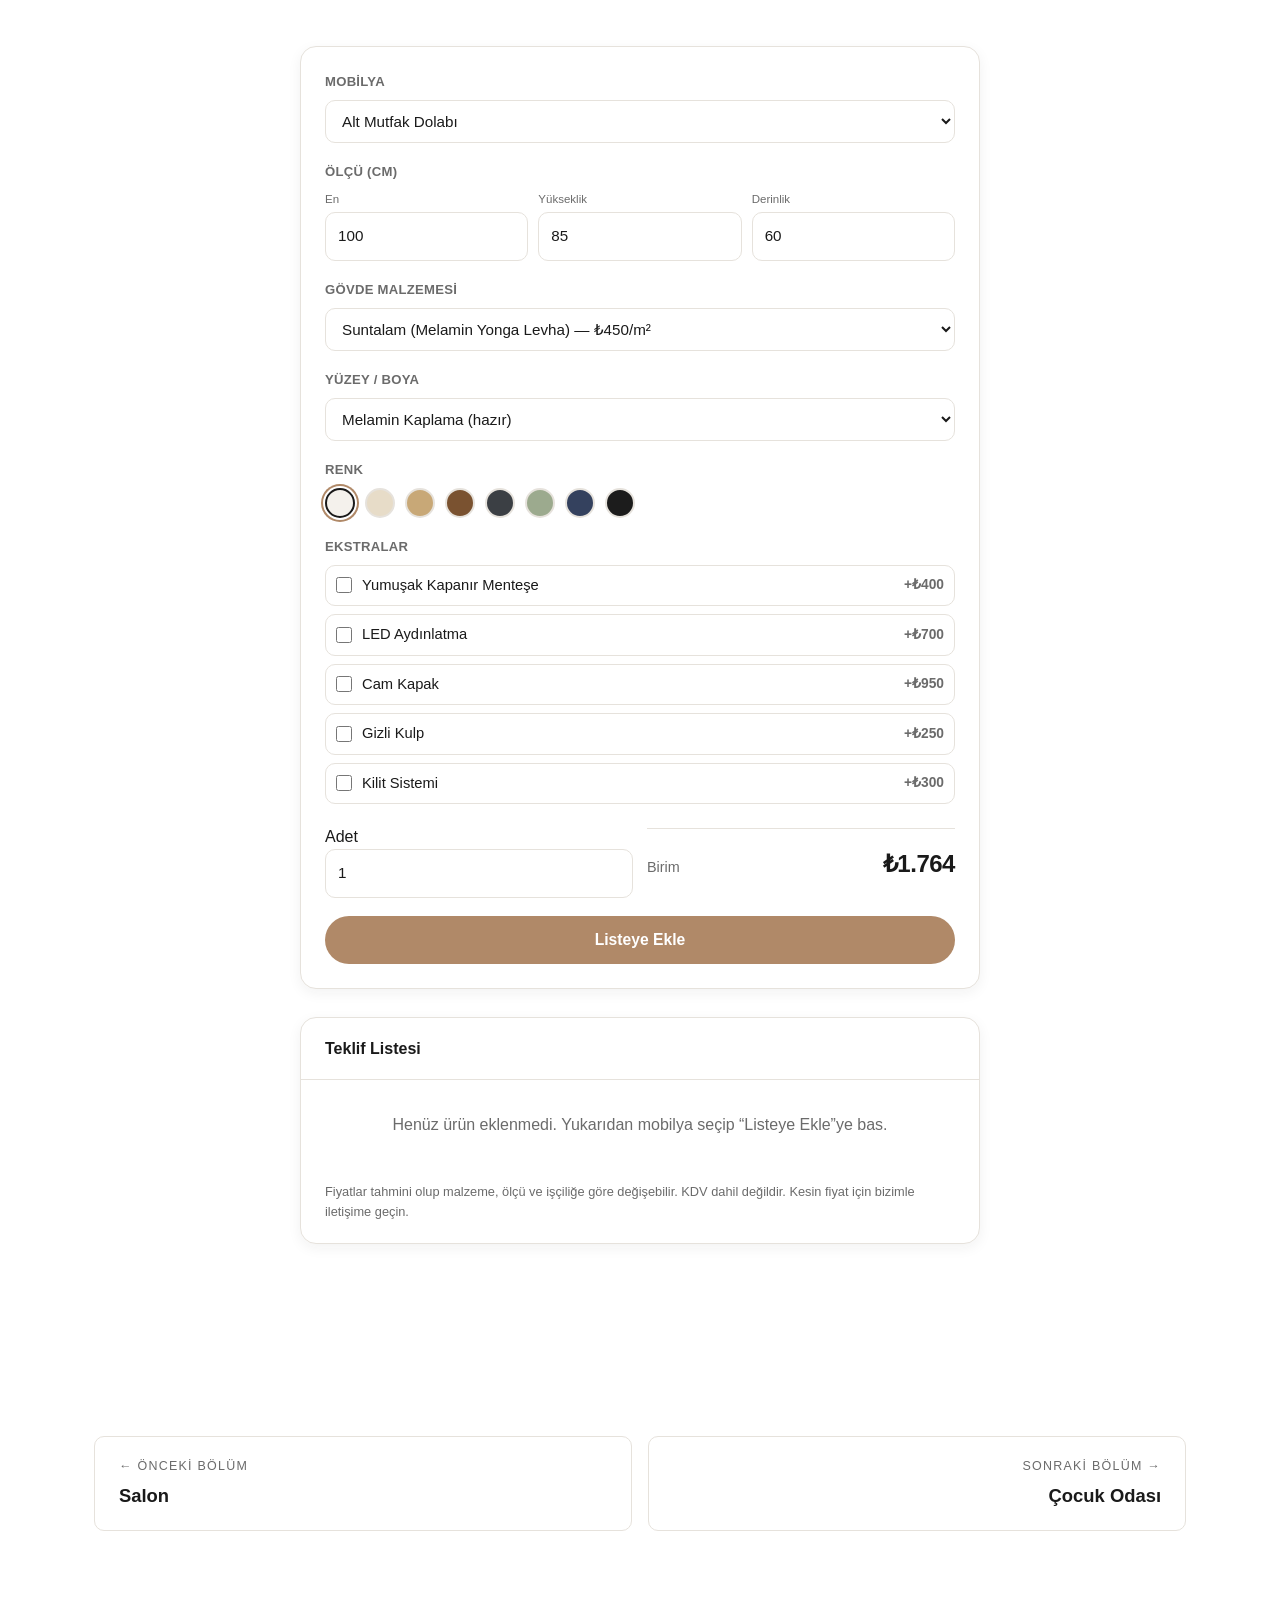
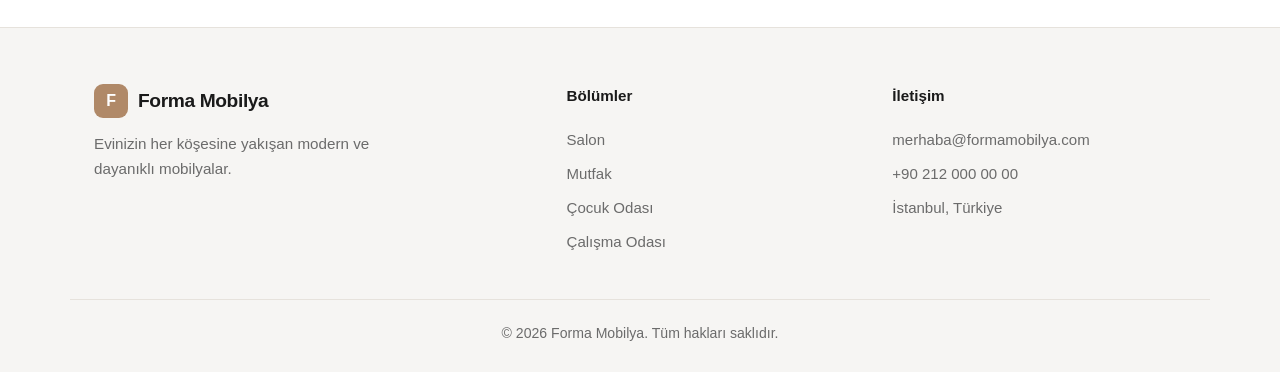
<file: mutfak.html>
<!DOCTYPE html>
<html lang="tr">
  <head>
    <meta charset="UTF-8" />
    <meta name="viewport" content="width=device-width, initial-scale=1.0" />
    <title>Mutfak — Forma Mobilya</title>
    <meta
      name="description"
      content="Forma Mobilya mutfak koleksiyonu: mutfak dolapları, ada tezgâhları, yemek masaları ve sandalyeler."
    />
    <link rel="stylesheet" href="css/style.css" />
    <link rel="stylesheet" href="css/configurator.css" />
  </head>
  <body>
    <!-- Header -->
    <header class="site-header">
      <div class="container nav">
        <a href="index.html" class="brand">
          <span class="brand-mark">F</span>
          Forma Mobilya
        </a>
        <button class="nav-toggle" aria-label="Menü" aria-expanded="false">
          <span></span><span></span><span></span>
        </button>
        <nav class="nav-links">
          <a href="index.html">Ana Sayfa</a>
          <a href="salon.html">Salon</a>
          <a href="mutfak.html">Mutfak</a>
          <a href="cocuk-odasi.html">Çocuk Odası</a>
          <a href="calisma-odasi.html">Çalışma Odası</a>
        </nav>
      </div>
    </header>

    <!-- Page hero -->
    <section class="page-hero">
      <div class="container page-hero-grid">
        <div class="reveal">
          <span class="eyebrow">Mutfak koleksiyonu</span>
          <h1>Düzenli ve ferah mutfaklar</h1>
          <p>
            Yemek hazırlamayı keyfe dönüştüren mutfaklar için akıllı depolama,
            dayanıklı tezgâhlar ve sıcak bir yemek köşesi. Her santimetreyi
            verimli kullanan çözümler.
          </p>
          <div class="hero-actions">
            <a href="#tasarla" class="btn btn--primary">Odanı Tasarla</a>
          </div>
        </div>
        <div class="page-hero-visual bg-mutfak reveal" aria-hidden="true">
          <svg viewBox="0 0 24 24" fill="none" stroke="currentColor" stroke-width="1.2" stroke-linecap="round" stroke-linejoin="round"><path d="M4 3h16v18H4z"/><path d="M4 9h16M9 3v6"/><path d="M14 13h3M14 16h3"/></svg>
        </div>
      </div>
    </section>

    <!-- Ürün galerisi -->
    <section class="section">
      <div class="container">
        <div class="section-head reveal">
          <span class="eyebrow">Ürünler</span>
          <h2>Mutfak koleksiyonu</h2>
          <p>Modern mutfaklar için fonksiyonel parçalar.</p>
        </div>
        <div class="product-grid">
          <article class="product-card reveal">
            <div class="product-visual bg-mutfak"><svg viewBox="0 0 24 24" fill="none" stroke="currentColor" stroke-width="1.4" stroke-linecap="round" stroke-linejoin="round"><rect x="4" y="3" width="16" height="18" rx="1"/><path d="M12 3v18M8 7h.01M16 7h.01"/></svg></div>
            <div class="product-body">
              <h3>Mutfak Dolabı</h3>
              <p>Yumuşak kapanan menteşeler ve geniş iç hacimli modüler dolaplar.</p>
              <span class="product-tag">Depolama</span>
            </div>
          </article>

          <article class="product-card reveal">
            <div class="product-visual bg-mutfak"><svg viewBox="0 0 24 24" fill="none" stroke="currentColor" stroke-width="1.4" stroke-linecap="round" stroke-linejoin="round"><rect x="3" y="8" width="18" height="3" rx="1"/><path d="M5 11v8M19 11v8M5 19h14M9 14h6"/></svg></div>
            <div class="product-body">
              <h3>Ada Tezgâhı</h3>
              <p>Hem hazırlık hem de kahvaltı için kullanışlı, depolamalı ada.</p>
              <span class="product-tag">Tezgâh</span>
            </div>
          </article>

          <article class="product-card reveal">
            <div class="product-visual bg-mutfak"><svg viewBox="0 0 24 24" fill="none" stroke="currentColor" stroke-width="1.4" stroke-linecap="round" stroke-linejoin="round"><rect x="3" y="8" width="18" height="2" rx="1"/><path d="M5 10v9M19 10v9M9 10v9M15 10v9"/></svg></div>
            <div class="product-body">
              <h3>Yemek Masası</h3>
              <p>6 kişilik, masif ahşap tablalı, genişleyebilir yemek masası.</p>
              <span class="product-tag">Yemek</span>
            </div>
          </article>

          <article class="product-card reveal">
            <div class="product-visual bg-mutfak"><svg viewBox="0 0 24 24" fill="none" stroke="currentColor" stroke-width="1.4" stroke-linecap="round" stroke-linejoin="round"><path d="M8 4v8M16 4v8M7 12h10"/><path d="M8 12v8M16 12v8"/></svg></div>
            <div class="product-body">
              <h3>Sandalye</h3>
              <p>Ergonomik sırtlı, masaya uyumlu ve istiflenebilir sandalyeler.</p>
              <span class="product-tag">Yemek</span>
            </div>
          </article>

          <article class="product-card reveal">
            <div class="product-visual bg-mutfak"><svg viewBox="0 0 24 24" fill="none" stroke="currentColor" stroke-width="1.4" stroke-linecap="round" stroke-linejoin="round"><path d="M9 3h6l-1 7H10L9 3Z"/><path d="M12 10v8M9 21h6"/></svg></div>
            <div class="product-body">
              <h3>Bar Taburesi</h3>
              <p>Ada tezgâhı için ayarlanabilir yükseklikte şık bar taburesi.</p>
              <span class="product-tag">Oturma</span>
            </div>
          </article>

          <article class="product-card reveal">
            <div class="product-visual bg-mutfak"><svg viewBox="0 0 24 24" fill="none" stroke="currentColor" stroke-width="1.4" stroke-linecap="round" stroke-linejoin="round"><rect x="5" y="3" width="14" height="18" rx="1"/><path d="M5 9h14M12 3v18"/><path d="M8 6h.01M16 6h.01"/></svg></div>
            <div class="product-body">
              <h3>Vitrin Dolabı</h3>
              <p>Camlı kapaklarıyla tabak ve bardaklarınızı sergileyen vitrin.</p>
              <span class="product-tag">Depolama</span>
            </div>
          </article>
        </div>
      </div>
    </section>

    <!-- Kahve Köşesi -->
    <section class="section section--surface" id="kahve-kosesi">
      <div class="container page-hero-grid">
        <div class="reveal">
          <span class="eyebrow">Yeni · Kahve Köşesi</span>
          <h2>Mutfağınızda küçük bir kahve dünyası</h2>
          <p>
            Güne kahveyle başlayanlar için tasarlanmış kompakt bir istasyon.
            Kahve makineniz, fincanlarınız ve çekirdekleriniz için her şey tek
            bir köşede, düzenli ve elinizin altında.
          </p>
          <div class="feature-list" style="margin-top: 26px">
            <div class="feature-item"><span class="check">✓</span><div><h3>Makine rafı</h3><p>Kahve makinesi ve su ısıtıcısı için prizli, dayanıklı tezgâh.</p></div></div>
            <div class="feature-item"><span class="check">✓</span><div><h3>Fincan dolabı</h3><p>Fincan, kupa ve bardaklar için camlı üst dolap.</p></div></div>
            <div class="feature-item"><span class="check">✓</span><div><h3>Açık ahşap raf</h3><p>Çekirdek kavanozları ve dekoratif objeler için sıcak dokunuş.</p></div></div>
            <div class="feature-item"><span class="check">✓</span><div><h3>Saklama çekmecesi</h3><p>Kapsül, filtre ve kaşıklar için bölmeli çekmece.</p></div></div>
          </div>
          <div class="hero-actions" style="margin-top: 28px">
            <a href="#tasarla" class="btn btn--primary">Kahve Köşeni Tasarla</a>
          </div>
        </div>
        <div class="page-hero-visual bg-mutfak reveal" aria-hidden="true">
          <svg viewBox="0 0 24 24" fill="none" stroke="currentColor" stroke-width="1.2" stroke-linecap="round" stroke-linejoin="round"><path d="M4 9h13v4a5 5 0 0 1-5 5H9a5 5 0 0 1-5-5V9Z"/><path d="M17 10h2.2a2.2 2.2 0 0 1 0 4.4H17"/><path d="M7 3.5v2M10.5 3.5v2M14 3.5v2"/><path d="M4 21h13"/></svg>
        </div>
      </div>
    </section>

    <!-- Özellikler -->
    <section class="section section--surface">
      <div class="container">
        <div class="section-head reveal">
          <span class="eyebrow">Mutfak ipuçları</span>
          <h2>Verimli bir mutfak için</h2>
        </div>
        <div class="feature-list">
          <div class="feature-item reveal"><span class="check">✓</span><div><h3>Çalışma üçgeni</h3><p>Ocak, lavabo ve buzdolabını yakın bir üçgende konumlandırın.</p></div></div>
          <div class="feature-item reveal"><span class="check">✓</span><div><h3>Tezgâh altı ışık</h3><p>Hazırlık alanını aydınlatmak için dolap altı LED kullanın.</p></div></div>
          <div class="feature-item reveal"><span class="check">✓</span><div><h3>Dikey depolama</h3><p>Yüksek dolaplarla kullanılmayan duvar alanını değerlendirin.</p></div></div>
          <div class="feature-item reveal"><span class="check">✓</span><div><h3>Kolay temizlik</h3><p>Leke tutmayan, mat yüzeyli tezgâh malzemelerini tercih edin.</p></div></div>
        </div>
      </div>
    </section>

    <!-- Odanı Tasarla -->
    <section class="section" id="tasarla">
      <div class="container">
        <div class="section-head reveal">
          <span class="eyebrow">Kendin tasarla</span>
          <h2>Odanı tasarla ve fiyat al</h2>
          <p>Mobilyanı seç; malzeme, boya, ölçü ve ekstralarla birlikte anında tahmini fiyatını gör.</p>
        </div>
        <div data-room="mutfak"></div>
      </div>
    </section>

    <!-- Oda navigasyon -->
    <section class="section">
      <div class="container room-nav">
        <a href="salon.html" class="prev">
          <div class="dir">← Önceki bölüm</div>
          <div class="name">Salon</div>
        </a>
        <a href="cocuk-odasi.html" class="next">
          <div class="dir">Sonraki bölüm →</div>
          <div class="name">Çocuk Odası</div>
        </a>
      </div>
    </section>

    <!-- Footer -->
    <footer class="site-footer">
      <div class="container footer-grid">
        <div class="footer-brand">
          <a href="index.html" class="brand"><span class="brand-mark">F</span> Forma Mobilya</a>
          <p>Evinizin her köşesine yakışan modern ve dayanıklı mobilyalar.</p>
        </div>
        <div class="footer-col">
          <h4>Bölümler</h4>
          <a href="salon.html">Salon</a>
          <a href="mutfak.html">Mutfak</a>
          <a href="cocuk-odasi.html">Çocuk Odası</a>
          <a href="calisma-odasi.html">Çalışma Odası</a>
        </div>
        <div class="footer-col">
          <h4>İletişim</h4>
          <a href="mailto:merhaba@formamobilya.com">merhaba@formamobilya.com</a>
          <a href="tel:+902120000000">+90 212 000 00 00</a>
          <a href="#">İstanbul, Türkiye</a>
        </div>
      </div>
      <div class="footer-bottom container">
        © <span data-year>2026</span> Forma Mobilya. Tüm hakları saklıdır.
      </div>
    </footer>

    <script src="js/main.js"></script>
    <script src="js/fiyatlar.js"></script>
    <script src="js/configurator.js"></script>
  </body>
</html>
</file>
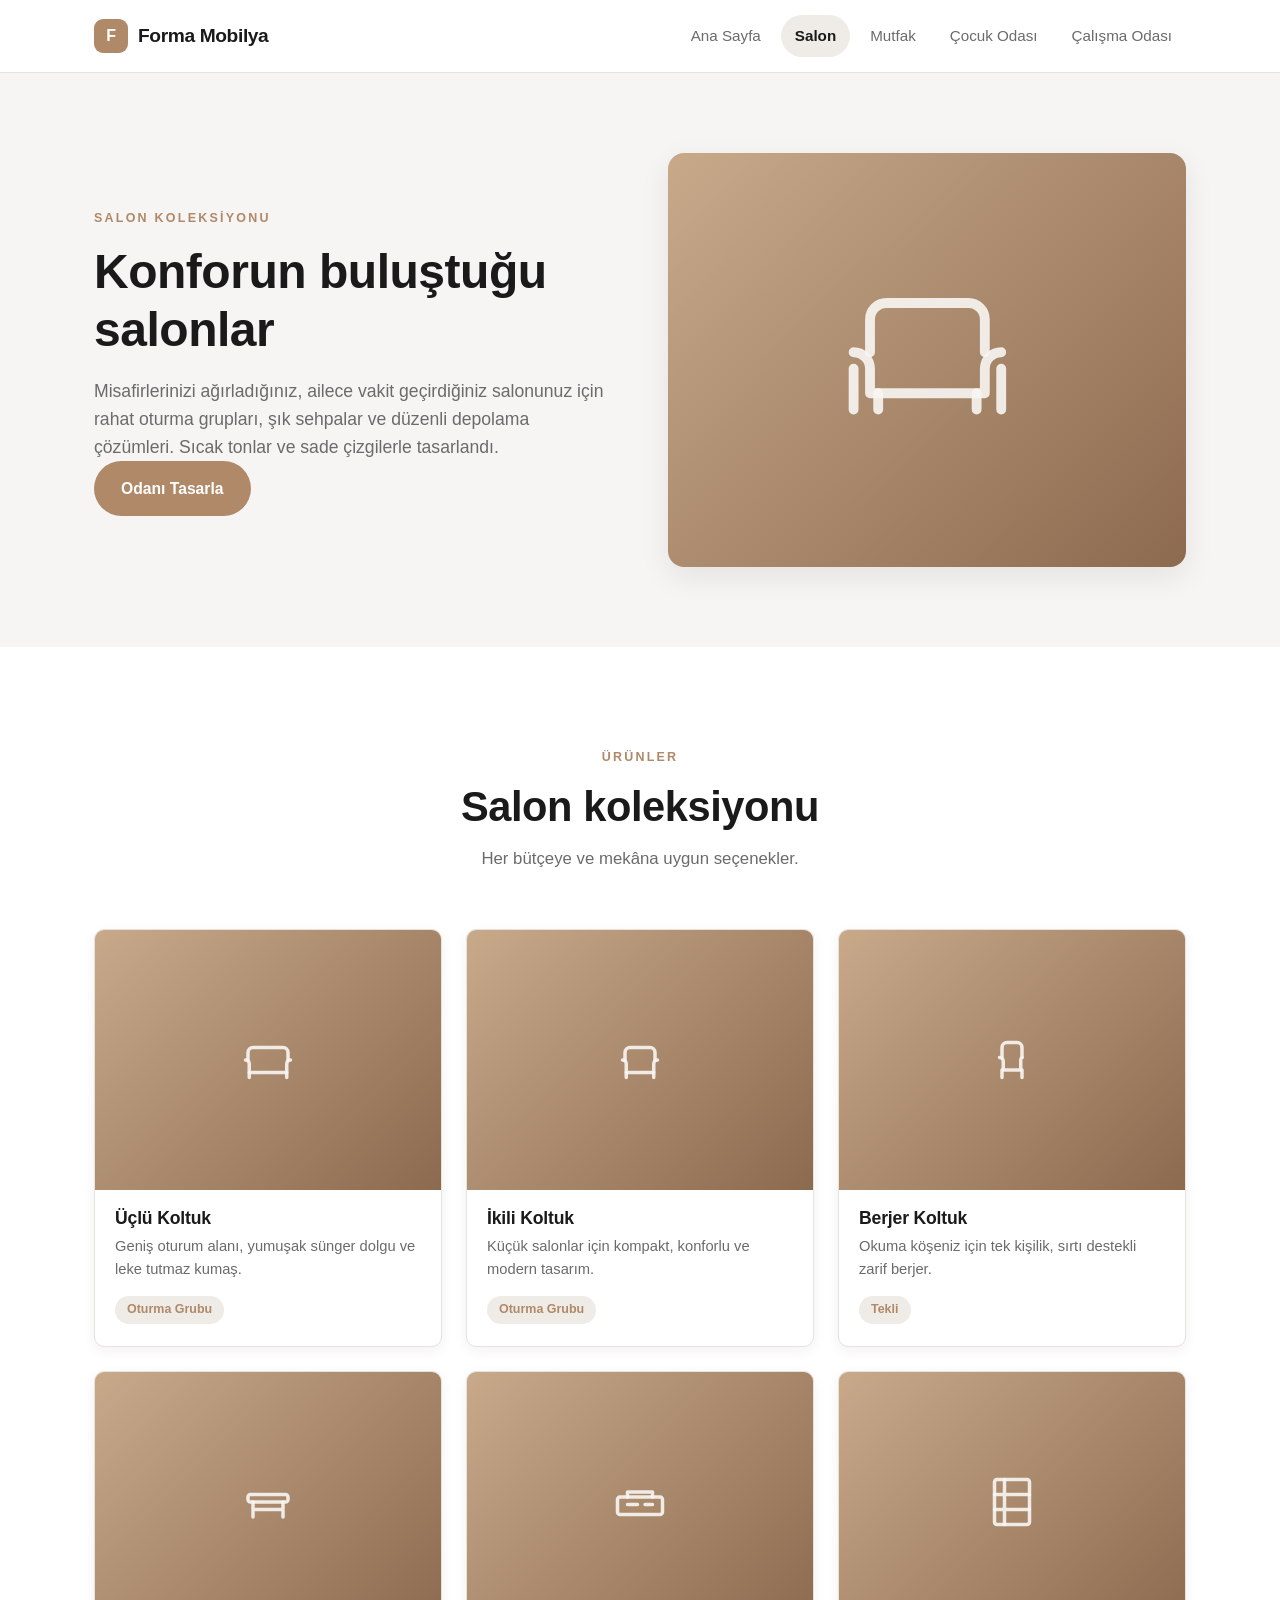
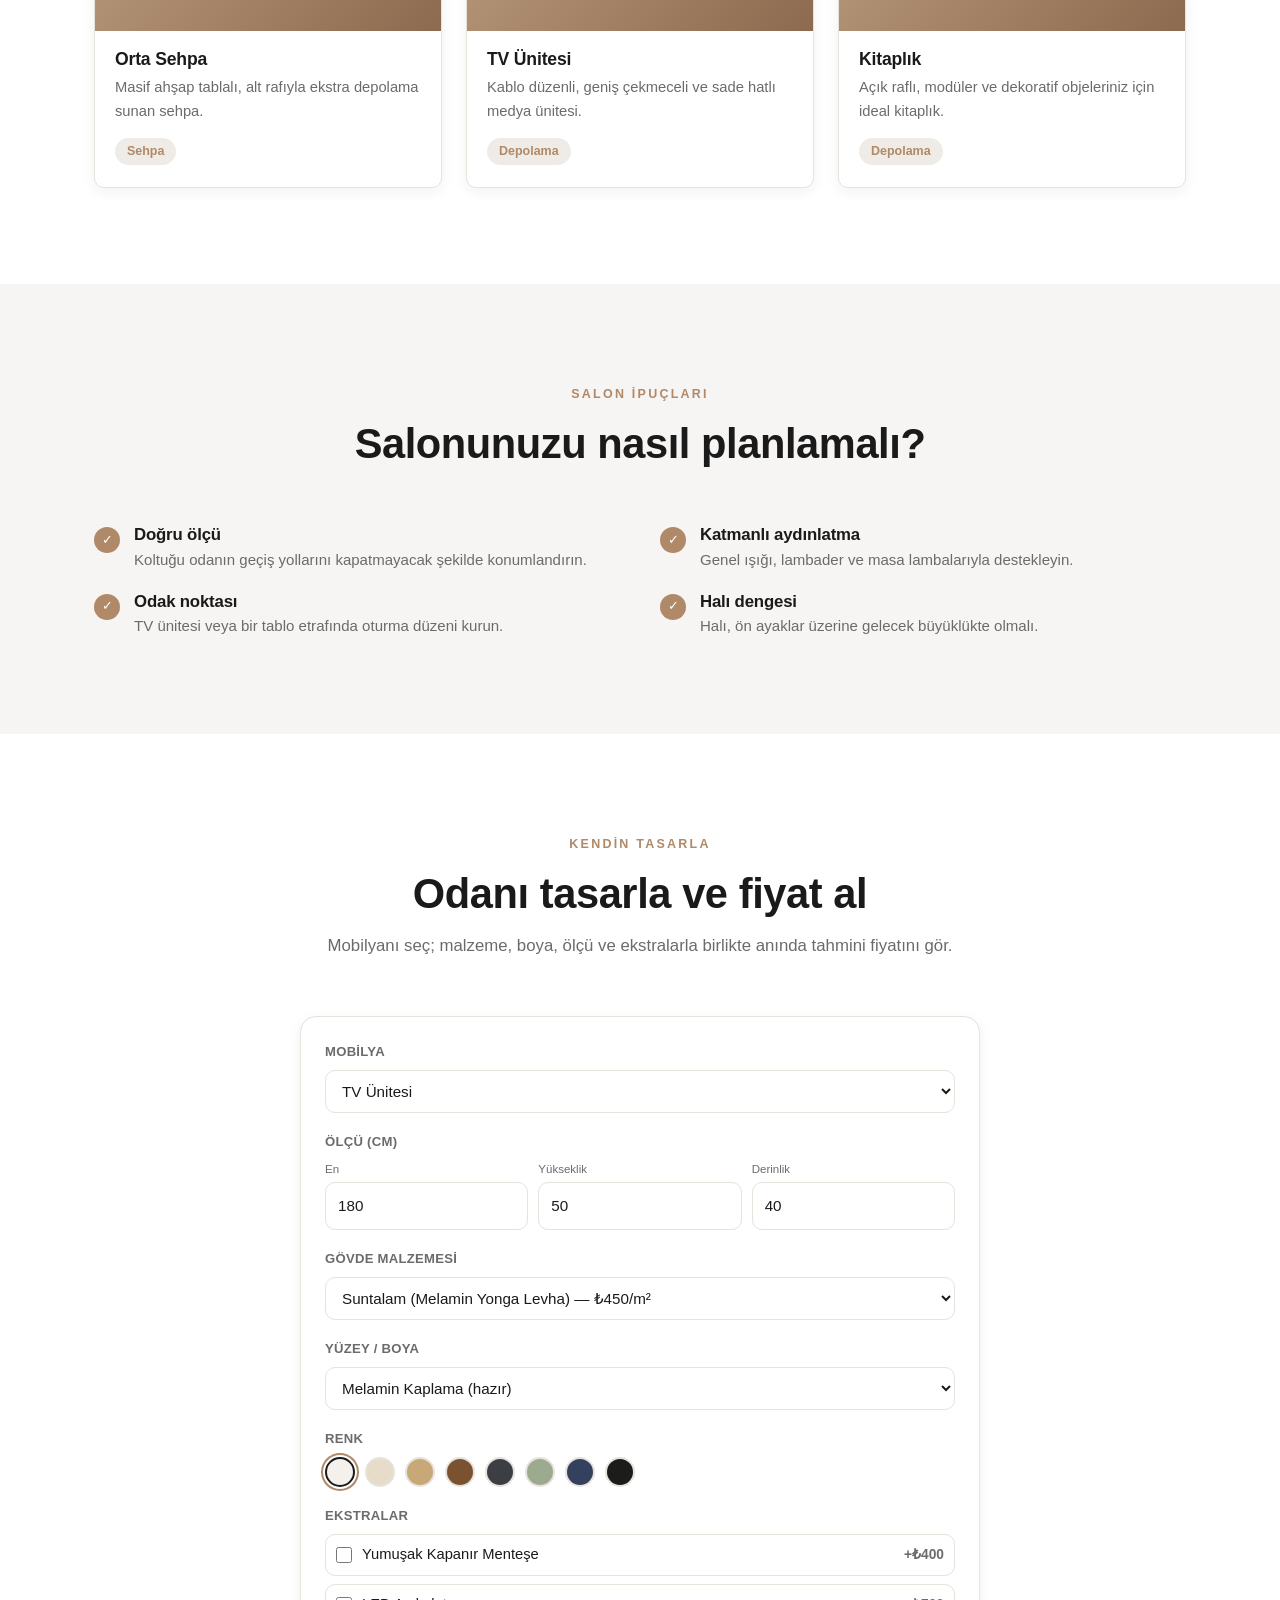
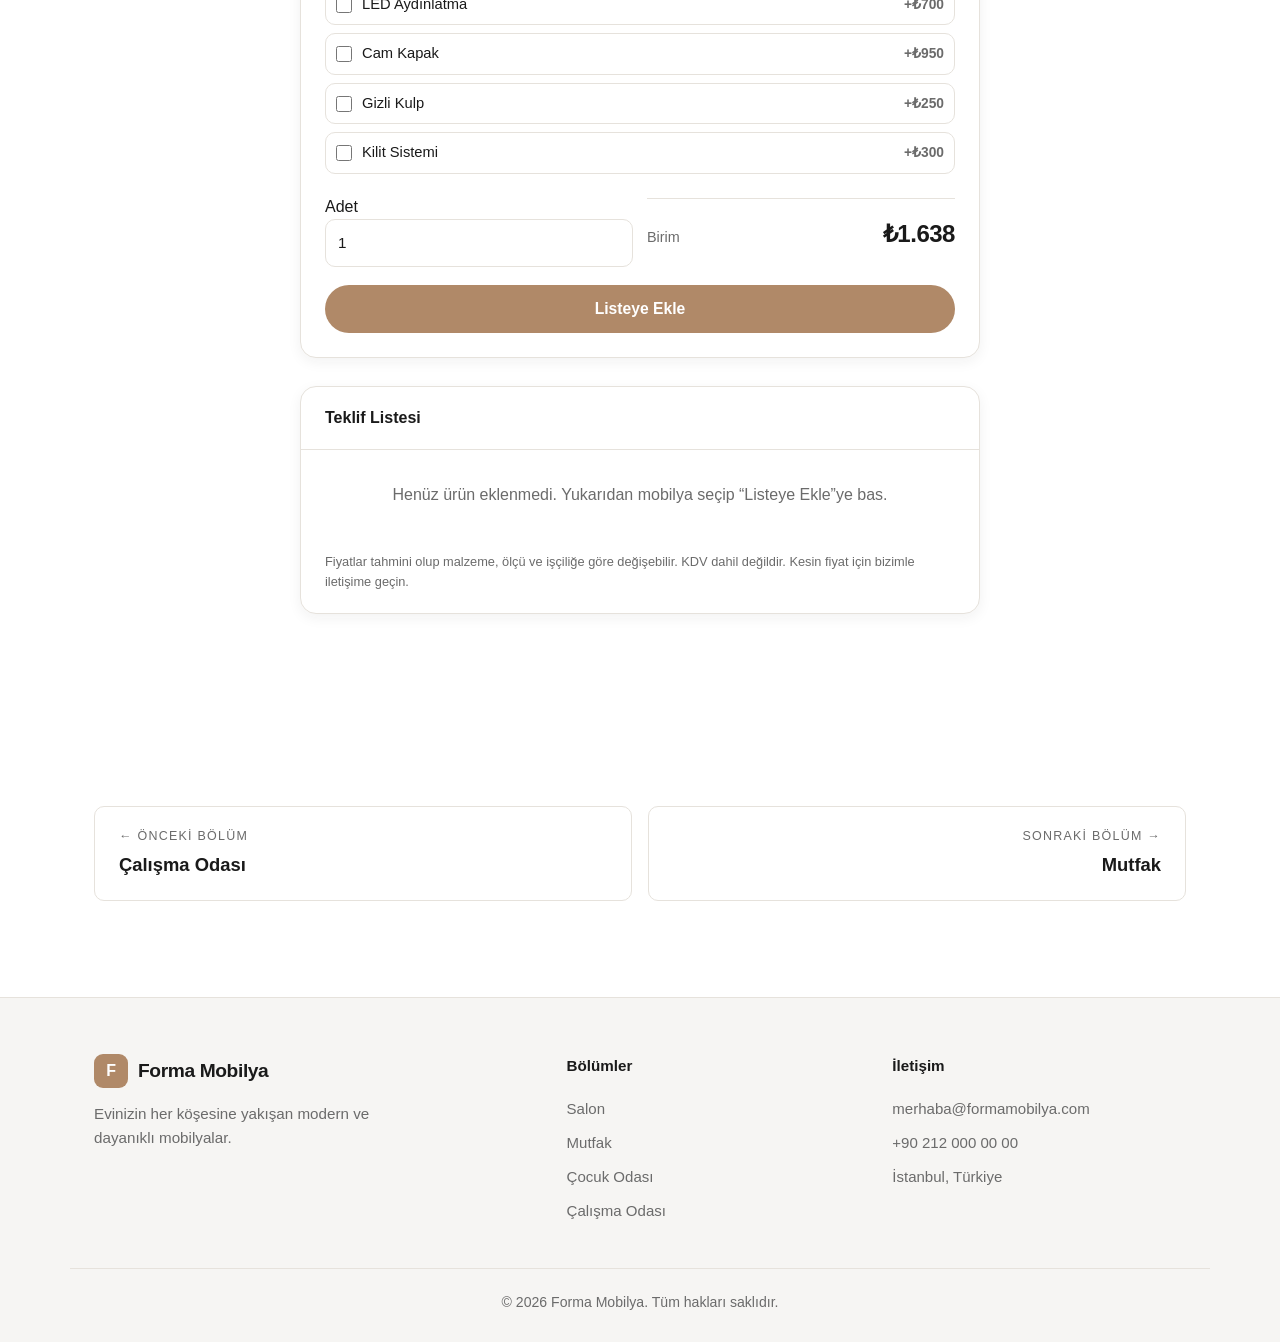
<file: salon.html>
<!DOCTYPE html>
<html lang="tr">
  <head>
    <meta charset="UTF-8" />
    <meta name="viewport" content="width=device-width, initial-scale=1.0" />
    <title>Salon — Forma Mobilya</title>
    <meta
      name="description"
      content="Forma Mobilya salon koleksiyonu: oturma grupları, sehpalar, TV üniteleri ve kitaplıklar."
    />
    <link rel="stylesheet" href="css/style.css" />
    <link rel="stylesheet" href="css/configurator.css" />
  </head>
  <body>
    <!-- Header -->
    <header class="site-header">
      <div class="container nav">
        <a href="index.html" class="brand">
          <span class="brand-mark">F</span>
          Forma Mobilya
        </a>
        <button class="nav-toggle" aria-label="Menü" aria-expanded="false">
          <span></span><span></span><span></span>
        </button>
        <nav class="nav-links">
          <a href="index.html">Ana Sayfa</a>
          <a href="salon.html">Salon</a>
          <a href="mutfak.html">Mutfak</a>
          <a href="cocuk-odasi.html">Çocuk Odası</a>
          <a href="calisma-odasi.html">Çalışma Odası</a>
        </nav>
      </div>
    </header>

    <!-- Page hero -->
    <section class="page-hero">
      <div class="container page-hero-grid">
        <div class="reveal">
          <span class="eyebrow">Salon koleksiyonu</span>
          <h1>Konforun buluştuğu salonlar</h1>
          <p>
            Misafirlerinizi ağırladığınız, ailece vakit geçirdiğiniz salonunuz
            için rahat oturma grupları, şık sehpalar ve düzenli depolama
            çözümleri. Sıcak tonlar ve sade çizgilerle tasarlandı.
          </p>
          <div class="hero-actions">
            <a href="#tasarla" class="btn btn--primary">Odanı Tasarla</a>
          </div>
        </div>
        <div class="page-hero-visual bg-salon reveal" aria-hidden="true">
          <svg viewBox="0 0 24 24" fill="none" stroke="currentColor" stroke-width="1.2" stroke-linecap="round" stroke-linejoin="round"><path d="M5 11V7a2 2 0 0 1 2-2h10a2 2 0 0 1 2 2v4"/><path d="M3 11a2 2 0 0 1 2 2v3h14v-3a2 2 0 0 1 2-2"/><path d="M3 13v5M21 13v5M6 16v2M18 16v2"/></svg>
        </div>
      </div>
    </section>

    <!-- Ürün galerisi -->
    <section class="section">
      <div class="container">
        <div class="section-head reveal">
          <span class="eyebrow">Ürünler</span>
          <h2>Salon koleksiyonu</h2>
          <p>Her bütçeye ve mekâna uygun seçenekler.</p>
        </div>
        <div class="product-grid">
          <article class="product-card reveal">
            <div class="product-visual bg-salon"><svg viewBox="0 0 24 24" fill="none" stroke="currentColor" stroke-width="1.4" stroke-linecap="round" stroke-linejoin="round"><path d="M4 12V9a2 2 0 0 1 2-2h12a2 2 0 0 1 2 2v3"/><path d="M3 12a1.5 1.5 0 0 1 1.5 1.5V17h15v-3.5A1.5 1.5 0 0 1 21 12"/><path d="M4.5 17v2M19.5 17v2"/></svg></div>
            <div class="product-body">
              <h3>Üçlü Koltuk</h3>
              <p>Geniş oturum alanı, yumuşak sünger dolgu ve leke tutmaz kumaş.</p>
              <span class="product-tag">Oturma Grubu</span>
            </div>
          </article>

          <article class="product-card reveal">
            <div class="product-visual bg-salon"><svg viewBox="0 0 24 24" fill="none" stroke="currentColor" stroke-width="1.4" stroke-linecap="round" stroke-linejoin="round"><path d="M6 12V9a2 2 0 0 1 2-2h8a2 2 0 0 1 2 2v3"/><path d="M5 12a1.5 1.5 0 0 1 1.5 1.5V17h11v-3.5A1.5 1.5 0 0 1 19 12"/><path d="M6.5 17v2M17.5 17v2"/></svg></div>
            <div class="product-body">
              <h3>İkili Koltuk</h3>
              <p>Küçük salonlar için kompakt, konforlu ve modern tasarım.</p>
              <span class="product-tag">Oturma Grubu</span>
            </div>
          </article>

          <article class="product-card reveal">
            <div class="product-visual bg-salon"><svg viewBox="0 0 24 24" fill="none" stroke="currentColor" stroke-width="1.4" stroke-linecap="round" stroke-linejoin="round"><path d="M8 11V7a2 2 0 0 1 2-2h4a2 2 0 0 1 2 2v4"/><path d="M7 11a1.5 1.5 0 0 1 1.5 1.5V16h7v-3.5A1.5 1.5 0 0 1 16 11"/><path d="M8 16v3M16 16v3"/></svg></div>
            <div class="product-body">
              <h3>Berjer Koltuk</h3>
              <p>Okuma köşeniz için tek kişilik, sırtı destekli zarif berjer.</p>
              <span class="product-tag">Tekli</span>
            </div>
          </article>

          <article class="product-card reveal">
            <div class="product-visual bg-salon"><svg viewBox="0 0 24 24" fill="none" stroke="currentColor" stroke-width="1.4" stroke-linecap="round" stroke-linejoin="round"><rect x="4" y="9" width="16" height="3" rx="1"/><path d="M6 12v6M18 12v6M6 15h12"/></svg></div>
            <div class="product-body">
              <h3>Orta Sehpa</h3>
              <p>Masif ahşap tablalı, alt rafıyla ekstra depolama sunan sehpa.</p>
              <span class="product-tag">Sehpa</span>
            </div>
          </article>

          <article class="product-card reveal">
            <div class="product-visual bg-salon"><svg viewBox="0 0 24 24" fill="none" stroke="currentColor" stroke-width="1.4" stroke-linecap="round" stroke-linejoin="round"><rect x="3" y="10" width="18" height="7" rx="1"/><path d="M7 10V8h10v2M7 13h4M14 13h3"/></svg></div>
            <div class="product-body">
              <h3>TV Ünitesi</h3>
              <p>Kablo düzenli, geniş çekmeceli ve sade hatlı medya ünitesi.</p>
              <span class="product-tag">Depolama</span>
            </div>
          </article>

          <article class="product-card reveal">
            <div class="product-visual bg-salon"><svg viewBox="0 0 24 24" fill="none" stroke="currentColor" stroke-width="1.4" stroke-linecap="round" stroke-linejoin="round"><rect x="5" y="3" width="14" height="18" rx="1"/><path d="M5 9h14M5 15h14M9 3v18"/></svg></div>
            <div class="product-body">
              <h3>Kitaplık</h3>
              <p>Açık raflı, modüler ve dekoratif objeleriniz için ideal kitaplık.</p>
              <span class="product-tag">Depolama</span>
            </div>
          </article>
        </div>
      </div>
    </section>

    <!-- Özellikler -->
    <section class="section section--surface">
      <div class="container">
        <div class="section-head reveal">
          <span class="eyebrow">Salon ipuçları</span>
          <h2>Salonunuzu nasıl planlamalı?</h2>
        </div>
        <div class="feature-list">
          <div class="feature-item reveal"><span class="check">✓</span><div><h3>Doğru ölçü</h3><p>Koltuğu odanın geçiş yollarını kapatmayacak şekilde konumlandırın.</p></div></div>
          <div class="feature-item reveal"><span class="check">✓</span><div><h3>Katmanlı aydınlatma</h3><p>Genel ışığı, lambader ve masa lambalarıyla destekleyin.</p></div></div>
          <div class="feature-item reveal"><span class="check">✓</span><div><h3>Odak noktası</h3><p>TV ünitesi veya bir tablo etrafında oturma düzeni kurun.</p></div></div>
          <div class="feature-item reveal"><span class="check">✓</span><div><h3>Halı dengesi</h3><p>Halı, ön ayaklar üzerine gelecek büyüklükte olmalı.</p></div></div>
        </div>
      </div>
    </section>

    <!-- Odanı Tasarla -->
    <section class="section" id="tasarla">
      <div class="container">
        <div class="section-head reveal">
          <span class="eyebrow">Kendin tasarla</span>
          <h2>Odanı tasarla ve fiyat al</h2>
          <p>Mobilyanı seç; malzeme, boya, ölçü ve ekstralarla birlikte anında tahmini fiyatını gör.</p>
        </div>
        <div data-room="salon"></div>
      </div>
    </section>

    <!-- Oda navigasyon -->
    <section class="section">
      <div class="container room-nav">
        <a href="calisma-odasi.html" class="prev">
          <div class="dir">← Önceki bölüm</div>
          <div class="name">Çalışma Odası</div>
        </a>
        <a href="mutfak.html" class="next">
          <div class="dir">Sonraki bölüm →</div>
          <div class="name">Mutfak</div>
        </a>
      </div>
    </section>

    <!-- Footer -->
    <footer class="site-footer">
      <div class="container footer-grid">
        <div class="footer-brand">
          <a href="index.html" class="brand"><span class="brand-mark">F</span> Forma Mobilya</a>
          <p>Evinizin her köşesine yakışan modern ve dayanıklı mobilyalar.</p>
        </div>
        <div class="footer-col">
          <h4>Bölümler</h4>
          <a href="salon.html">Salon</a>
          <a href="mutfak.html">Mutfak</a>
          <a href="cocuk-odasi.html">Çocuk Odası</a>
          <a href="calisma-odasi.html">Çalışma Odası</a>
        </div>
        <div class="footer-col">
          <h4>İletişim</h4>
          <a href="mailto:merhaba@formamobilya.com">merhaba@formamobilya.com</a>
          <a href="tel:+902120000000">+90 212 000 00 00</a>
          <a href="#">İstanbul, Türkiye</a>
        </div>
      </div>
      <div class="footer-bottom container">
        © <span data-year>2026</span> Forma Mobilya. Tüm hakları saklıdır.
      </div>
    </footer>

    <script src="js/main.js"></script>
    <script src="js/fiyatlar.js"></script>
    <script src="js/configurator.js"></script>
  </body>
</html>
</file>
<file: css/style.css>
/* ===== Forma Mobilya — Ortak Stil ===== */

:root {
  /* Renkler */
  --bg: #ffffff;
  --surface: #f6f5f3;
  --surface-2: #efece7;
  --text: #1a1a1a;
  --muted: #6b6b6b;
  --border: #e6e2dc;
  --accent: #b08968;
  --accent-dark: #8c6a4f;

  /* Oda gradyanları (placeholder görseller) */
  --grad-salon: linear-gradient(135deg, #c8a98a, #8c6a4f);
  --grad-mutfak: linear-gradient(135deg, #a7c4bc, #6b9080);
  --grad-cocuk: linear-gradient(135deg, #f6b8c1, #f1a6c0);
  --grad-calisma: linear-gradient(135deg, #9aa7c7, #5c6b9a);

  /* Boşluk & şekil */
  --radius: 16px;
  --radius-sm: 10px;
  --shadow: 0 10px 30px rgba(26, 26, 26, 0.08);
  --shadow-sm: 0 4px 14px rgba(26, 26, 26, 0.06);
  --maxw: 1140px;

  --font: -apple-system, BlinkMacSystemFont, "Segoe UI", Roboto, "Helvetica Neue",
    Arial, sans-serif;
}

/* ===== Reset ===== */
*,
*::before,
*::after {
  box-sizing: border-box;
  margin: 0;
  padding: 0;
}

html {
  scroll-behavior: smooth;
}

body {
  font-family: var(--font);
  color: var(--text);
  background: var(--bg);
  line-height: 1.6;
  -webkit-font-smoothing: antialiased;
}

img {
  max-width: 100%;
  display: block;
}

a {
  color: inherit;
  text-decoration: none;
}

ul {
  list-style: none;
}

/* ===== Layout yardımcıları ===== */
.container {
  width: 100%;
  max-width: var(--maxw);
  margin: 0 auto;
  padding: 0 24px;
}

.section {
  padding: clamp(48px, 8vw, 96px) 0;
}

.section--surface {
  background: var(--surface);
}

.section-head {
  max-width: 640px;
  margin: 0 auto clamp(32px, 5vw, 56px);
  text-align: center;
}

.eyebrow {
  display: inline-block;
  font-size: 0.78rem;
  letter-spacing: 0.18em;
  text-transform: uppercase;
  color: var(--accent);
  font-weight: 600;
  margin-bottom: 14px;
}

h1,
h2,
h3 {
  line-height: 1.2;
  font-weight: 700;
  letter-spacing: -0.01em;
}

.section-head h2 {
  font-size: clamp(1.8rem, 4vw, 2.6rem);
}

.section-head p {
  color: var(--muted);
  margin-top: 14px;
  font-size: 1.05rem;
}

/* ===== Buton ===== */
.btn {
  display: inline-flex;
  align-items: center;
  gap: 8px;
  padding: 14px 26px;
  border-radius: 100px;
  font-weight: 600;
  font-size: 0.98rem;
  cursor: pointer;
  border: 1px solid transparent;
  transition: transform 0.2s ease, background 0.2s ease, color 0.2s ease;
}

.btn--primary {
  background: var(--accent);
  color: #fff;
}

.btn--primary:hover {
  background: var(--accent-dark);
  transform: translateY(-2px);
}

.btn--ghost {
  background: transparent;
  color: var(--text);
  border-color: var(--border);
}

.btn--ghost:hover {
  background: var(--surface);
  transform: translateY(-2px);
}

/* ===== Header / Navbar ===== */
.site-header {
  position: sticky;
  top: 0;
  z-index: 50;
  background: rgba(255, 255, 255, 0.85);
  backdrop-filter: blur(12px);
  border-bottom: 1px solid var(--border);
}

.nav {
  display: flex;
  align-items: center;
  justify-content: space-between;
  height: 72px;
}

.brand {
  display: flex;
  align-items: center;
  gap: 10px;
  font-weight: 700;
  font-size: 1.2rem;
  letter-spacing: -0.02em;
}

.brand .brand-mark {
  width: 34px;
  height: 34px;
  border-radius: 9px;
  background: var(--accent);
  display: grid;
  place-items: center;
  color: #fff;
  font-size: 1rem;
}

.nav-links {
  display: flex;
  align-items: center;
  gap: 6px;
}

.nav-links a {
  padding: 9px 14px;
  border-radius: 100px;
  font-size: 0.95rem;
  color: var(--muted);
  font-weight: 500;
  transition: color 0.2s ease, background 0.2s ease;
}

.nav-links a:hover {
  color: var(--text);
  background: var(--surface);
}

.nav-links a.active {
  color: var(--text);
  background: var(--surface-2);
  font-weight: 600;
}

.nav-toggle {
  display: none;
  flex-direction: column;
  gap: 5px;
  background: none;
  border: none;
  cursor: pointer;
  padding: 8px;
}

.nav-toggle span {
  width: 24px;
  height: 2px;
  background: var(--text);
  border-radius: 2px;
  transition: transform 0.3s ease, opacity 0.3s ease;
}

.nav-toggle.open span:nth-child(1) {
  transform: translateY(7px) rotate(45deg);
}
.nav-toggle.open span:nth-child(2) {
  opacity: 0;
}
.nav-toggle.open span:nth-child(3) {
  transform: translateY(-7px) rotate(-45deg);
}

/* ===== Hero ===== */
.hero {
  padding: clamp(56px, 9vw, 110px) 0;
  background: linear-gradient(180deg, var(--surface), var(--bg));
}

.hero-grid {
  display: grid;
  grid-template-columns: 1.05fr 0.95fr;
  align-items: center;
  gap: clamp(32px, 5vw, 64px);
}

.hero h1 {
  font-size: clamp(2.2rem, 5.5vw, 3.6rem);
}

.hero p {
  color: var(--muted);
  font-size: 1.12rem;
  margin: 20px 0 32px;
  max-width: 520px;
}

.hero-actions {
  display: flex;
  gap: 14px;
  flex-wrap: wrap;
}

.hero-visual {
  aspect-ratio: 4 / 3;
  border-radius: var(--radius);
  background: var(--grad-salon);
  box-shadow: var(--shadow);
  position: relative;
  overflow: hidden;
}

.hero-visual::after {
  content: "";
  position: absolute;
  inset: 0;
  background: radial-gradient(
    circle at 30% 30%,
    rgba(255, 255, 255, 0.35),
    transparent 55%
  );
}

/* Page hero (oda sayfaları) */
.page-hero {
  padding: clamp(48px, 7vw, 80px) 0;
  background: var(--surface);
}

.page-hero-grid {
  display: grid;
  grid-template-columns: 1fr 1fr;
  gap: clamp(28px, 5vw, 56px);
  align-items: center;
}

.page-hero h1 {
  font-size: clamp(2rem, 5vw, 3rem);
}

.page-hero p {
  color: var(--muted);
  font-size: 1.1rem;
  margin-top: 18px;
}

.page-hero-visual {
  aspect-ratio: 5 / 4;
  border-radius: var(--radius);
  box-shadow: var(--shadow);
  position: relative;
  overflow: hidden;
  display: grid;
  place-items: center;
  color: rgba(255, 255, 255, 0.9);
}

.page-hero-visual svg {
  width: 38%;
  height: auto;
  opacity: 0.92;
}

/* ===== Oda kartları (ana sayfa) ===== */
.rooms-grid {
  display: grid;
  grid-template-columns: repeat(2, 1fr);
  gap: 24px;
}

.room-card {
  display: flex;
  flex-direction: column;
  background: var(--bg);
  border: 1px solid var(--border);
  border-radius: var(--radius);
  overflow: hidden;
  box-shadow: var(--shadow-sm);
  transition: transform 0.25s ease, box-shadow 0.25s ease;
}

.room-card:hover {
  transform: translateY(-6px);
  box-shadow: var(--shadow);
}

.room-card-visual {
  aspect-ratio: 16 / 10;
  display: grid;
  place-items: center;
  color: rgba(255, 255, 255, 0.92);
}

.room-card-visual svg {
  width: 76px;
  height: 76px;
}

.room-card-body {
  padding: 24px 24px 28px;
}

.room-card-body h3 {
  font-size: 1.35rem;
}

.room-card-body p {
  color: var(--muted);
  margin: 10px 0 18px;
  font-size: 0.98rem;
}

.room-card-link {
  font-weight: 600;
  color: var(--accent);
  display: inline-flex;
  align-items: center;
  gap: 6px;
}

.room-card-link span {
  transition: transform 0.2s ease;
}

.room-card:hover .room-card-link span {
  transform: translateX(4px);
}

.bg-salon {
  background: var(--grad-salon);
}
.bg-mutfak {
  background: var(--grad-mutfak);
}
.bg-cocuk {
  background: var(--grad-cocuk);
}
.bg-calisma {
  background: var(--grad-calisma);
}

/* ===== Değerler / özellikler şeridi ===== */
.values-grid {
  display: grid;
  grid-template-columns: repeat(3, 1fr);
  gap: 24px;
}

.value {
  text-align: center;
  padding: 8px;
}

.value .value-icon {
  width: 56px;
  height: 56px;
  margin: 0 auto 16px;
  border-radius: 14px;
  background: var(--surface-2);
  display: grid;
  place-items: center;
  color: var(--accent);
}

.value h3 {
  font-size: 1.15rem;
}

.value p {
  color: var(--muted);
  margin-top: 8px;
  font-size: 0.96rem;
}

/* ===== Ürün galerisi (oda sayfaları) ===== */
.product-grid {
  display: grid;
  grid-template-columns: repeat(3, 1fr);
  gap: 24px;
}

.product-card {
  background: var(--bg);
  border: 1px solid var(--border);
  border-radius: var(--radius-sm);
  overflow: hidden;
  box-shadow: var(--shadow-sm);
  transition: transform 0.25s ease, box-shadow 0.25s ease;
}

.product-card:hover {
  transform: translateY(-5px);
  box-shadow: var(--shadow);
}

.product-visual {
  aspect-ratio: 4 / 3;
  display: grid;
  place-items: center;
  color: rgba(255, 255, 255, 0.9);
  position: relative;
}

.product-visual svg {
  width: 60px;
  height: 60px;
  opacity: 0.92;
}

.product-body {
  padding: 18px 20px 22px;
}

.product-body h3 {
  font-size: 1.1rem;
}

.product-body p {
  color: var(--muted);
  font-size: 0.92rem;
  margin-top: 6px;
}

.product-tag {
  display: inline-block;
  margin-top: 14px;
  font-size: 0.78rem;
  font-weight: 600;
  color: var(--accent);
  background: var(--surface-2);
  padding: 4px 12px;
  border-radius: 100px;
}

/* ===== Özellik listesi (oda ipuçları) ===== */
.feature-list {
  display: grid;
  grid-template-columns: repeat(2, 1fr);
  gap: 20px 40px;
}

.feature-item {
  display: flex;
  gap: 14px;
  align-items: flex-start;
}

.feature-item .check {
  flex: 0 0 auto;
  width: 26px;
  height: 26px;
  border-radius: 50%;
  background: var(--accent);
  color: #fff;
  display: grid;
  place-items: center;
  font-size: 0.8rem;
  margin-top: 2px;
}

.feature-item h3 {
  font-size: 1.05rem;
}

.feature-item p {
  color: var(--muted);
  font-size: 0.94rem;
  margin-top: 2px;
}

/* ===== CTA bandı ===== */
.cta-band {
  background: var(--text);
  color: #fff;
  border-radius: var(--radius);
  padding: clamp(36px, 6vw, 64px);
  text-align: center;
}

.cta-band h2 {
  font-size: clamp(1.6rem, 4vw, 2.4rem);
}

.cta-band p {
  color: rgba(255, 255, 255, 0.7);
  margin: 14px auto 28px;
  max-width: 520px;
}

.cta-band .btn--primary {
  background: var(--accent);
}
.cta-band .btn--primary:hover {
  background: var(--accent-dark);
}

/* ===== Oda alt navigasyon (önceki / sonraki) ===== */
.room-nav {
  display: flex;
  justify-content: space-between;
  gap: 16px;
  flex-wrap: wrap;
}

.room-nav a {
  flex: 1 1 240px;
  border: 1px solid var(--border);
  border-radius: var(--radius-sm);
  padding: 20px 24px;
  transition: background 0.2s ease, transform 0.2s ease;
}

.room-nav a:hover {
  background: var(--surface);
  transform: translateY(-3px);
}

.room-nav .dir {
  font-size: 0.78rem;
  letter-spacing: 0.1em;
  text-transform: uppercase;
  color: var(--muted);
}

.room-nav .name {
  font-weight: 700;
  font-size: 1.15rem;
  margin-top: 4px;
}

.room-nav .next {
  text-align: right;
}

/* ===== Footer ===== */
.site-footer {
  background: var(--surface);
  border-top: 1px solid var(--border);
  padding: 56px 0 28px;
}

.footer-grid {
  display: grid;
  grid-template-columns: 1.5fr 1fr 1fr;
  gap: 32px;
}

.footer-brand p {
  color: var(--muted);
  margin-top: 14px;
  max-width: 320px;
  font-size: 0.95rem;
}

.footer-col h4 {
  font-size: 0.95rem;
  margin-bottom: 14px;
}

.footer-col a {
  display: block;
  color: var(--muted);
  padding: 5px 0;
  font-size: 0.94rem;
  transition: color 0.2s ease;
}

.footer-col a:hover {
  color: var(--text);
}

.footer-bottom {
  margin-top: 40px;
  padding-top: 22px;
  border-top: 1px solid var(--border);
  text-align: center;
  color: var(--muted);
  font-size: 0.88rem;
}

/* ===== Reveal animasyonu ===== */
.reveal {
  opacity: 0;
  transform: translateY(24px);
  transition: opacity 0.6s ease, transform 0.6s ease;
}

.reveal.is-visible {
  opacity: 1;
  transform: none;
}

/* ===== Responsive ===== */
@media (max-width: 860px) {
  .hero-grid,
  .page-hero-grid,
  .footer-grid {
    grid-template-columns: 1fr;
  }

  .hero-visual,
  .page-hero-visual {
    order: -1;
  }

  .rooms-grid,
  .product-grid,
  .values-grid,
  .feature-list {
    grid-template-columns: 1fr;
  }

  .nav-links {
    position: fixed;
    inset: 72px 0 auto 0;
    flex-direction: column;
    align-items: stretch;
    gap: 4px;
    background: var(--bg);
    border-bottom: 1px solid var(--border);
    padding: 16px 24px 24px;
    transform: translateY(-120%);
    transition: transform 0.3s ease;
    box-shadow: var(--shadow);
  }

  .nav-links.open {
    transform: translateY(0);
  }

  .nav-links a {
    padding: 12px 14px;
  }

  .nav-toggle {
    display: flex;
  }
}

@media (max-width: 560px) {
  .product-grid {
    grid-template-columns: 1fr;
  }
  .hero-actions {
    width: 100%;
  }
  .btn {
    flex: 1 1 auto;
    justify-content: center;
  }
}
</file>
<file: css/configurator.css>
/* ===== Forma Mobilya — Oda Tasarlayıcı (Configurator) ===== */

.cfg {
  max-width: 680px;
  margin: 0 auto;
}

/* Canlı ürün önizlemesi */
.cfg-preview {
  background: var(--bg);
  border: 1px solid var(--border);
  border-radius: var(--radius);
  box-shadow: var(--shadow-sm);
  padding: 18px;
  margin-bottom: 20px;
  text-align: center;
}

.cfg-preview-stage {
  position: relative;
  width: 100%;
  max-width: 460px;
  margin: 0 auto;
  aspect-ratio: 4 / 3;
  background: var(--surface);
  border-radius: var(--radius-sm);
  overflow: hidden;
}

.cfg-preview-img {
  width: 100%;
  height: 100%;
  object-fit: cover;
  display: block;
  transition: opacity 0.2s ease;
}

.cfg-preview-stage.img-broken {
  background: repeating-linear-gradient(
    45deg,
    var(--surface),
    var(--surface) 12px,
    var(--surface-2) 12px,
    var(--surface-2) 24px
  );
}

.cfg-preview-stage.img-broken .cfg-preview-img {
  opacity: 0;
}

.cfg-preview-badge {
  position: absolute;
  left: 12px;
  bottom: 12px;
  background: rgba(26, 26, 26, 0.82);
  color: #fff;
  font-weight: 700;
  font-size: 1.05rem;
  padding: 8px 14px;
  border-radius: 100px;
  backdrop-filter: blur(4px);
}

.cfg-preview-meta {
  display: flex;
  align-items: baseline;
  justify-content: center;
  gap: 12px;
  margin-top: 16px;
  flex-wrap: wrap;
}

.cfg-preview-name {
  font-weight: 700;
  font-size: 1.2rem;
}

.cfg-preview-dims {
  color: var(--muted);
  font-size: 0.95rem;
}

.cfg-preview-spec {
  margin-top: 6px;
  color: var(--accent);
  font-weight: 600;
  font-size: 0.9rem;
}

.cfg-preview-hint {
  font-size: 0.8rem;
  color: var(--muted);
  margin-top: 10px;
}

/* Ürünü odanda gör */
.cfg-room {
  margin-top: 20px;
  background: var(--bg);
  border: 1px solid var(--border);
  border-radius: var(--radius);
  box-shadow: var(--shadow-sm);
  padding: 18px;
}

.cfg-room-head {
  font-weight: 700;
  font-size: 1.05rem;
  margin-bottom: 14px;
}

.cfg-room-item {
  position: absolute;
  width: 160px;
  cursor: grab;
  user-select: none;
  touch-action: none;
  filter: drop-shadow(0 10px 16px rgba(0, 0, 0, 0.35));
  z-index: 2;
}

.cfg-room-item.dragging {
  cursor: grabbing;
  z-index: 5;
}

.cfg-room-item img {
  width: 100%;
  height: auto;
  display: block;
  border-radius: 6px;
  pointer-events: none;
}

/* --- Sahne / fotoğraf alanı --- */
.cfg-stage {
  position: sticky;
  top: 92px;
}

.cfg-photo {
  position: relative;
  aspect-ratio: 4 / 3;
  border-radius: var(--radius);
  border: 2px dashed var(--border);
  background: var(--surface);
  background-size: cover;
  background-position: center;
  overflow: hidden;
  display: grid;
  place-items: center;
  text-align: center;
  cursor: pointer;
  transition: border-color 0.2s ease, background-color 0.2s ease;
}

.cfg-photo.dragover {
  border-color: var(--accent);
  background-color: var(--surface-2);
}

.cfg-photo.has-photo {
  border-style: solid;
  cursor: default;
}

.cfg-photo-empty {
  padding: 24px;
  color: var(--muted);
  pointer-events: none;
}

.cfg-photo-empty svg {
  width: 46px;
  height: 46px;
  color: var(--accent);
  margin-bottom: 12px;
}

.cfg-photo-empty strong {
  display: block;
  color: var(--text);
  font-size: 1.05rem;
  margin-bottom: 4px;
}

.cfg-photo.has-photo .cfg-photo-empty {
  display: none;
}

/* Fotoğraf üzerindeki sürüklenebilir mobilya etiketleri */
.cfg-marker {
  position: absolute;
  top: 40%;
  left: 40%;
  display: flex;
  align-items: center;
  gap: 6px;
  padding: 6px 10px 6px 6px;
  background: rgba(26, 26, 26, 0.82);
  color: #fff;
  border-radius: 100px;
  font-size: 0.78rem;
  font-weight: 600;
  cursor: grab;
  user-select: none;
  touch-action: none;
  box-shadow: 0 4px 12px rgba(0, 0, 0, 0.25);
  white-space: nowrap;
}

.cfg-marker.dragging {
  cursor: grabbing;
  transform: scale(1.05);
}

.cfg-marker .num {
  width: 18px;
  height: 18px;
  border-radius: 50%;
  background: var(--accent);
  display: grid;
  place-items: center;
  font-size: 0.7rem;
}

/* Fotoğraf üzerindeki 3D modeller */
.cfg-model {
  position: absolute;
  top: 40%;
  left: 40%;
  width: 130px;
  cursor: grab;
  user-select: none;
  touch-action: none;
  filter: drop-shadow(0 8px 12px rgba(0, 0, 0, 0.35));
  z-index: 2;
}

.cfg-model.dragging {
  cursor: grabbing;
  z-index: 5;
}

.cfg-model svg {
  display: block;
  width: 100%;
  height: auto;
  overflow: visible;
  pointer-events: none;
}

.cfg-model-badge {
  position: absolute;
  top: -10px;
  left: -10px;
  width: 22px;
  height: 22px;
  border-radius: 50%;
  background: var(--accent);
  color: #fff;
  display: grid;
  place-items: center;
  font-size: 0.72rem;
  font-weight: 700;
  box-shadow: 0 2px 6px rgba(0, 0, 0, 0.3);
  z-index: 2;
}

.cfg-model-del {
  position: absolute;
  top: -10px;
  right: -10px;
  width: 22px;
  height: 22px;
  border-radius: 50%;
  background: rgba(20, 20, 20, 0.78);
  color: #fff;
  border: none;
  cursor: pointer;
  font-size: 15px;
  line-height: 1;
  display: grid;
  place-items: center;
  opacity: 0;
  transition: opacity 0.15s ease;
  z-index: 3;
}

.cfg-model:hover .cfg-model-del {
  opacity: 1;
}

.cfg-model-name {
  position: absolute;
  left: 50%;
  bottom: -8px;
  transform: translate(-50%, 100%);
  background: rgba(26, 26, 26, 0.82);
  color: #fff;
  font-size: 0.68rem;
  font-weight: 600;
  padding: 3px 8px;
  border-radius: 100px;
  white-space: nowrap;
  opacity: 0;
  transition: opacity 0.15s ease;
  pointer-events: none;
}

.cfg-model:hover .cfg-model-name {
  opacity: 1;
}

.cfg-model-resize {
  position: absolute;
  right: -7px;
  bottom: -7px;
  width: 16px;
  height: 16px;
  border-radius: 50%;
  background: #fff;
  border: 2px solid var(--accent);
  cursor: nwse-resize;
  opacity: 0;
  transition: opacity 0.15s ease;
  z-index: 3;
  touch-action: none;
}

.cfg-model:hover .cfg-model-resize {
  opacity: 1;
}

/* Gerçek 3D (Three.js) modeli */
.cfg-model--3d {
  width: 180px;
  filter: none;
}

.cfg-model--3d .cfg-model-canvas {
  width: 100%;
  aspect-ratio: 1 / 1;
  cursor: grab;
  touch-action: none;
}

.cfg-model--3d .cfg-model-canvas:active {
  cursor: grabbing;
}

.cfg-model--3d .cfg-model-canvas canvas {
  display: block;
  width: 100% !important;
  height: 100% !important;
}

.cfg-model-move {
  position: absolute;
  top: -12px;
  left: 50%;
  transform: translateX(-50%);
  width: 30px;
  height: 22px;
  border-radius: 100px;
  background: rgba(20, 20, 20, 0.78);
  color: #fff;
  border: none;
  cursor: move;
  display: grid;
  place-items: center;
  font-size: 13px;
  line-height: 1;
  opacity: 0;
  transition: opacity 0.15s ease;
  z-index: 3;
  touch-action: none;
}

.cfg-model--3d:hover .cfg-model-move {
  opacity: 1;
}

.cfg-photo-actions {
  display: flex;
  gap: 10px;
  margin-top: 12px;
  flex-wrap: wrap;
}

.cfg-photo-actions .cfg-link {
  font-size: 0.88rem;
  color: var(--muted);
  cursor: pointer;
  border: none;
  background: none;
  padding: 4px 0;
  font-weight: 600;
}

.cfg-photo-actions .cfg-link:hover {
  color: var(--text);
}

.cfg-hint {
  font-size: 0.85rem;
  color: var(--muted);
  margin-top: 10px;
}

/* --- Konfigürasyon paneli --- */
.cfg-panel {
  background: var(--bg);
  border: 1px solid var(--border);
  border-radius: var(--radius);
  padding: 24px;
  box-shadow: var(--shadow-sm);
}

.cfg-field {
  margin-bottom: 18px;
}

.cfg-field > label,
.cfg-label {
  display: block;
  font-size: 0.82rem;
  font-weight: 700;
  letter-spacing: 0.02em;
  text-transform: uppercase;
  color: var(--muted);
  margin-bottom: 8px;
}

.cfg-select,
.cfg-input {
  width: 100%;
  padding: 11px 12px;
  border: 1px solid var(--border);
  border-radius: var(--radius-sm);
  background: var(--bg);
  font: inherit;
  font-size: 0.95rem;
  color: var(--text);
}

.cfg-select:focus,
.cfg-input:focus {
  outline: none;
  border-color: var(--accent);
}

.cfg-dims {
  display: grid;
  grid-template-columns: repeat(3, 1fr);
  gap: 10px;
}

.cfg-dims small {
  display: block;
  font-size: 0.72rem;
  color: var(--muted);
  margin-bottom: 4px;
}

/* Renk paleti */
.cfg-colors {
  display: flex;
  flex-wrap: wrap;
  gap: 10px;
}

.cfg-swatch {
  width: 30px;
  height: 30px;
  border-radius: 50%;
  border: 2px solid var(--border);
  cursor: pointer;
  position: relative;
  transition: transform 0.15s ease;
}

.cfg-swatch:hover {
  transform: scale(1.1);
}

.cfg-swatch.selected {
  border-color: var(--text);
  box-shadow: 0 0 0 2px var(--bg), 0 0 0 4px var(--accent);
}

/* Ekstralar */
.cfg-extras {
  display: grid;
  gap: 8px;
}

.cfg-check {
  display: flex;
  align-items: center;
  gap: 10px;
  font-size: 0.92rem;
  cursor: pointer;
  padding: 8px 10px;
  border: 1px solid var(--border);
  border-radius: var(--radius-sm);
  transition: border-color 0.2s ease, background 0.2s ease;
}

.cfg-check:hover {
  border-color: var(--accent);
}

.cfg-check input {
  accent-color: var(--accent);
  width: 16px;
  height: 16px;
}

.cfg-check .cfg-extra-price {
  margin-left: auto;
  color: var(--muted);
  font-size: 0.86rem;
  font-weight: 600;
}

/* Anlık fiyat + ekle */
.cfg-unit {
  display: flex;
  align-items: baseline;
  justify-content: space-between;
  margin: 6px 0 14px;
  padding-top: 16px;
  border-top: 1px solid var(--border);
}

.cfg-unit .cfg-unit-label {
  font-size: 0.9rem;
  color: var(--muted);
}

.cfg-unit .cfg-unit-price {
  font-size: 1.5rem;
  font-weight: 800;
  letter-spacing: -0.02em;
}

.cfg-add {
  width: 100%;
  justify-content: center;
}

.cfg-qty-row {
  display: grid;
  grid-template-columns: 1fr 1fr;
  gap: 14px;
  align-items: end;
}

/* --- Sepet / teklif --- */
.cfg-cart {
  max-width: 680px;
  margin: 28px auto 0;
  background: var(--bg);
  border: 1px solid var(--border);
  border-radius: var(--radius);
  overflow: hidden;
  box-shadow: var(--shadow-sm);
}

.cfg-cart-head {
  padding: 18px 24px;
  border-bottom: 1px solid var(--border);
  font-weight: 700;
}

.cfg-cart-empty {
  padding: 32px 24px;
  text-align: center;
  color: var(--muted);
}

.cfg-table {
  width: 100%;
  border-collapse: collapse;
}

.cfg-table th,
.cfg-table td {
  text-align: left;
  padding: 12px 16px;
  font-size: 0.9rem;
  border-bottom: 1px solid var(--border);
  vertical-align: top;
}

.cfg-table th {
  font-size: 0.74rem;
  letter-spacing: 0.04em;
  text-transform: uppercase;
  color: var(--muted);
  background: var(--surface);
}

.cfg-table td .cfg-item-name {
  font-weight: 700;
}

.cfg-table td .cfg-item-spec {
  color: var(--muted);
  font-size: 0.82rem;
  margin-top: 2px;
}

.cfg-table .cfg-num-cell {
  width: 34px;
}

.cfg-table .cfg-item-num {
  width: 22px;
  height: 22px;
  border-radius: 50%;
  background: var(--surface-2);
  display: grid;
  place-items: center;
  font-size: 0.78rem;
  font-weight: 700;
}

.cfg-table .price-cell {
  text-align: right;
  font-weight: 700;
  white-space: nowrap;
}

.cfg-remove {
  border: none;
  background: none;
  color: var(--muted);
  cursor: pointer;
  font-size: 1.1rem;
  line-height: 1;
  padding: 2px 6px;
  border-radius: 6px;
}

.cfg-remove:hover {
  color: #c0392b;
  background: var(--surface);
}

.cfg-cart-foot {
  display: flex;
  align-items: center;
  justify-content: space-between;
  gap: 16px;
  flex-wrap: wrap;
  padding: 20px 24px;
  background: var(--surface);
}

.cfg-total .cfg-total-label {
  font-size: 0.85rem;
  color: var(--muted);
}

.cfg-total .cfg-total-price {
  font-size: 1.7rem;
  font-weight: 800;
  letter-spacing: -0.02em;
}

.cfg-note {
  font-size: 0.8rem;
  color: var(--muted);
  margin-top: 12px;
  padding: 0 24px 20px;
}

/* Teklif özeti */
.cfg-quote {
  display: none;
  margin: 0 24px 24px;
  padding: 18px;
  border: 1px dashed var(--accent);
  border-radius: var(--radius-sm);
  background: var(--surface);
  white-space: pre-line;
  font-size: 0.9rem;
}

.cfg-quote.show {
  display: block;
}

@media (max-width: 860px) {
  .cfg {
    grid-template-columns: 1fr;
  }
  .cfg-stage {
    position: static;
  }
  .cfg-table thead {
    display: none;
  }
  .cfg-table,
  .cfg-table tbody,
  .cfg-table tr,
  .cfg-table td {
    display: block;
    width: 100%;
  }
  .cfg-table tr {
    padding: 8px 0;
    border-bottom: 1px solid var(--border);
  }
  .cfg-table td {
    border: none;
    padding: 4px 16px;
  }
  .cfg-table .price-cell {
    text-align: left;
  }
}
</file>
